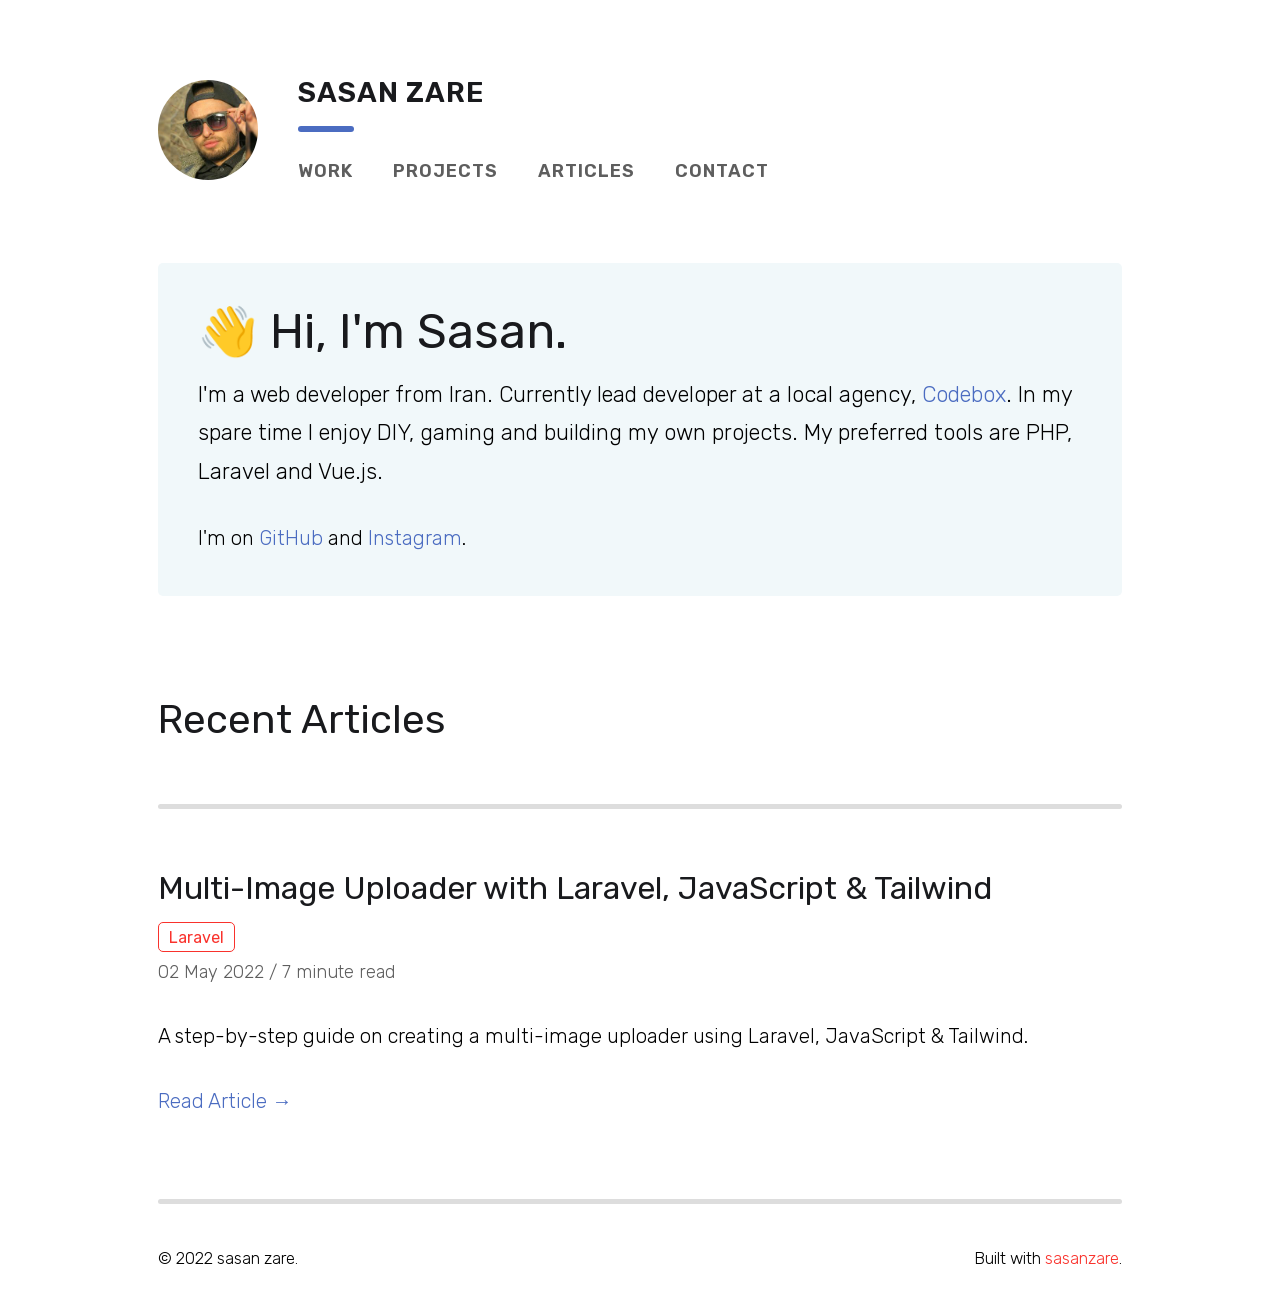
<file: public/index.html>
<!doctype html>
<html lang="en">

<head>
    <meta charset="utf-8">
    <meta name="viewport" content="width=device-width, initial-scale=1, viewport-fit=cover">
    <link href="./css/style.css" rel="stylesheet">
    <title> sasan zare</title>
</head>

<body>
    <div class="wrap">
        <header class="header">
    <div class="header__section header__section--media">
        <a class="logo" href="./index.html">
        <img width="100" height="100" src="./img/saza.jpg" alt="saza">
        </a>
    </div>

    <div class="header__section header__section--menu">
        <a class="logo" href="./index.html">
            <span class="logo__text">
                sasan zare
            </span>
        </a>

        <nav class="menu">
            <a class="menu__item " href="./work.html">
                Work
            </a>
            <a class="menu__item "
                href="./projects.html">
                Projects
            </a>
            <a class="menu__item "
                href="./articles.html">
                Articles
            </a>
            <a class="menu__item "
                href="./contact.html">
                Contact
            </a>
        </nav>
    </div>
</header>

            <section class="mb-huge">
        <div class="box wysiwyg">
            <h1>
                👋 Hi, I'm Sasan.
            </h1>

            <p class="txt-large">
                I'm a web developer from Iran. Currently lead developer at a local agency,
                <a href="https://Codebox.ir/" target="_blank" rel="noopener">Codebox</a>. In my spare time I enjoy DIY,
                gaming and building my own projects. My preferred tools are PHP, Laravel and Vue.js.
            </p>

            <p>
                I'm on <a href="https://github.com/sasanzare/" target="_blank">GitHub </a>and <a
                    href="https://www.instagram.com/sasanzare_ir/" target="_blank">Instagram</a>.
            </p>
        </div>
    </section>

    <section>
        <div class="mb-large">
            <h2>
                Recent Articles
            </h2>
        </div>
            <article class="post-preview">
            <h3 class="post-preview__title">
                <a href="./article.html">
                    Multi-Image Uploader with Laravel, JavaScript &amp; Tailwind
                </a>
            </h3>
            <p class="post-preview__meta">
                <a class="tag" href="#"
                     style="border-color: #F9322C; color: #F9322C;" >
                    Laravel
                </a>
                <br>
                02 May 2022
                /
                7 minute read
            </p>
                            <div class="post-preview__excerpt">
                    <p>
                        A step-by-step guide on creating a multi-image uploader using Laravel, JavaScript &amp; Tailwind.
                    </p>
                </div>
                        <p class="post-preview__action">
                <a href="./article.html">
                    Read Article &rarr;
                </a>
            </p>
        </article>
        </section>

        <footer class="footer">
    <div class="footer__inner">
        <p class="footer__text">
            &copy; 2022 sasan zare.
        </p>
        <p class="footer__text">
            Built with <a class="highlight-saza" href="https://sasanzare.ir/" target="_blank">sasanzare</a>.
        </p>
    </div>
</footer>
    </div>

    </body>

</html>
</file>
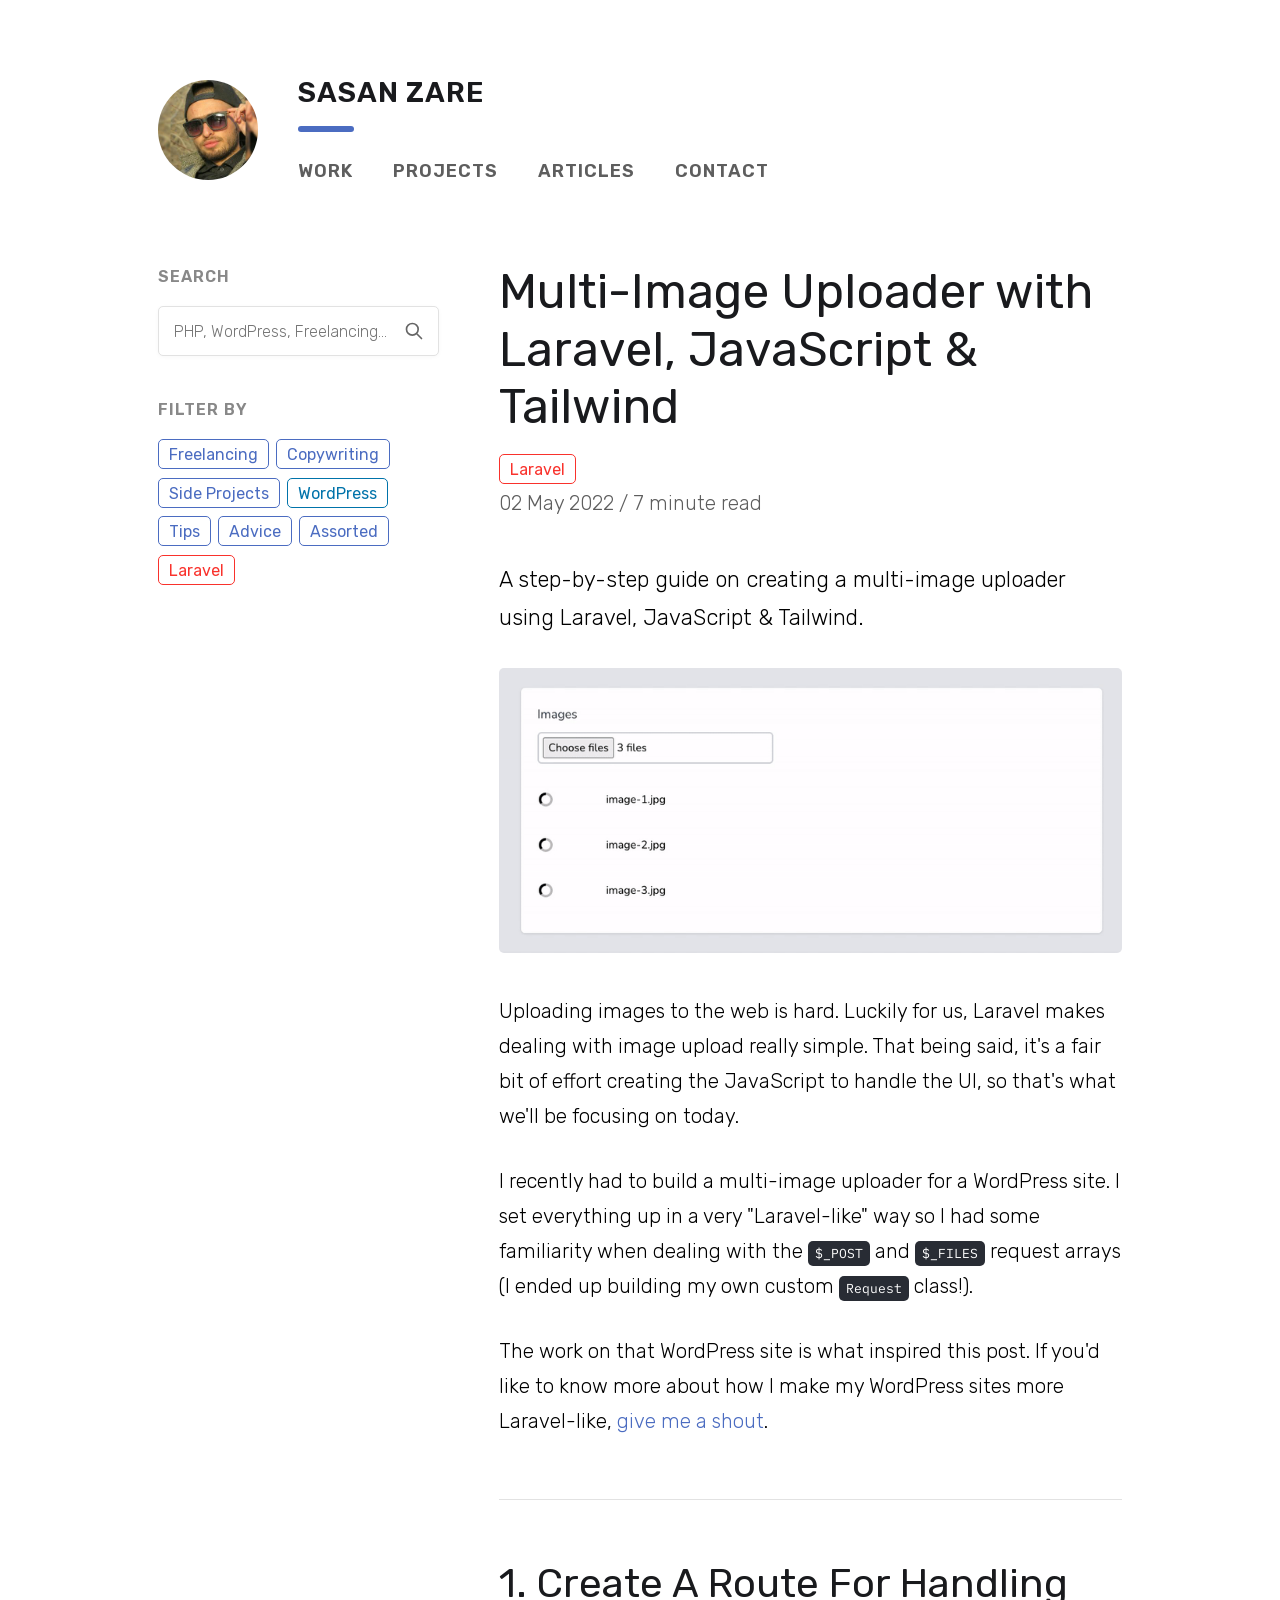
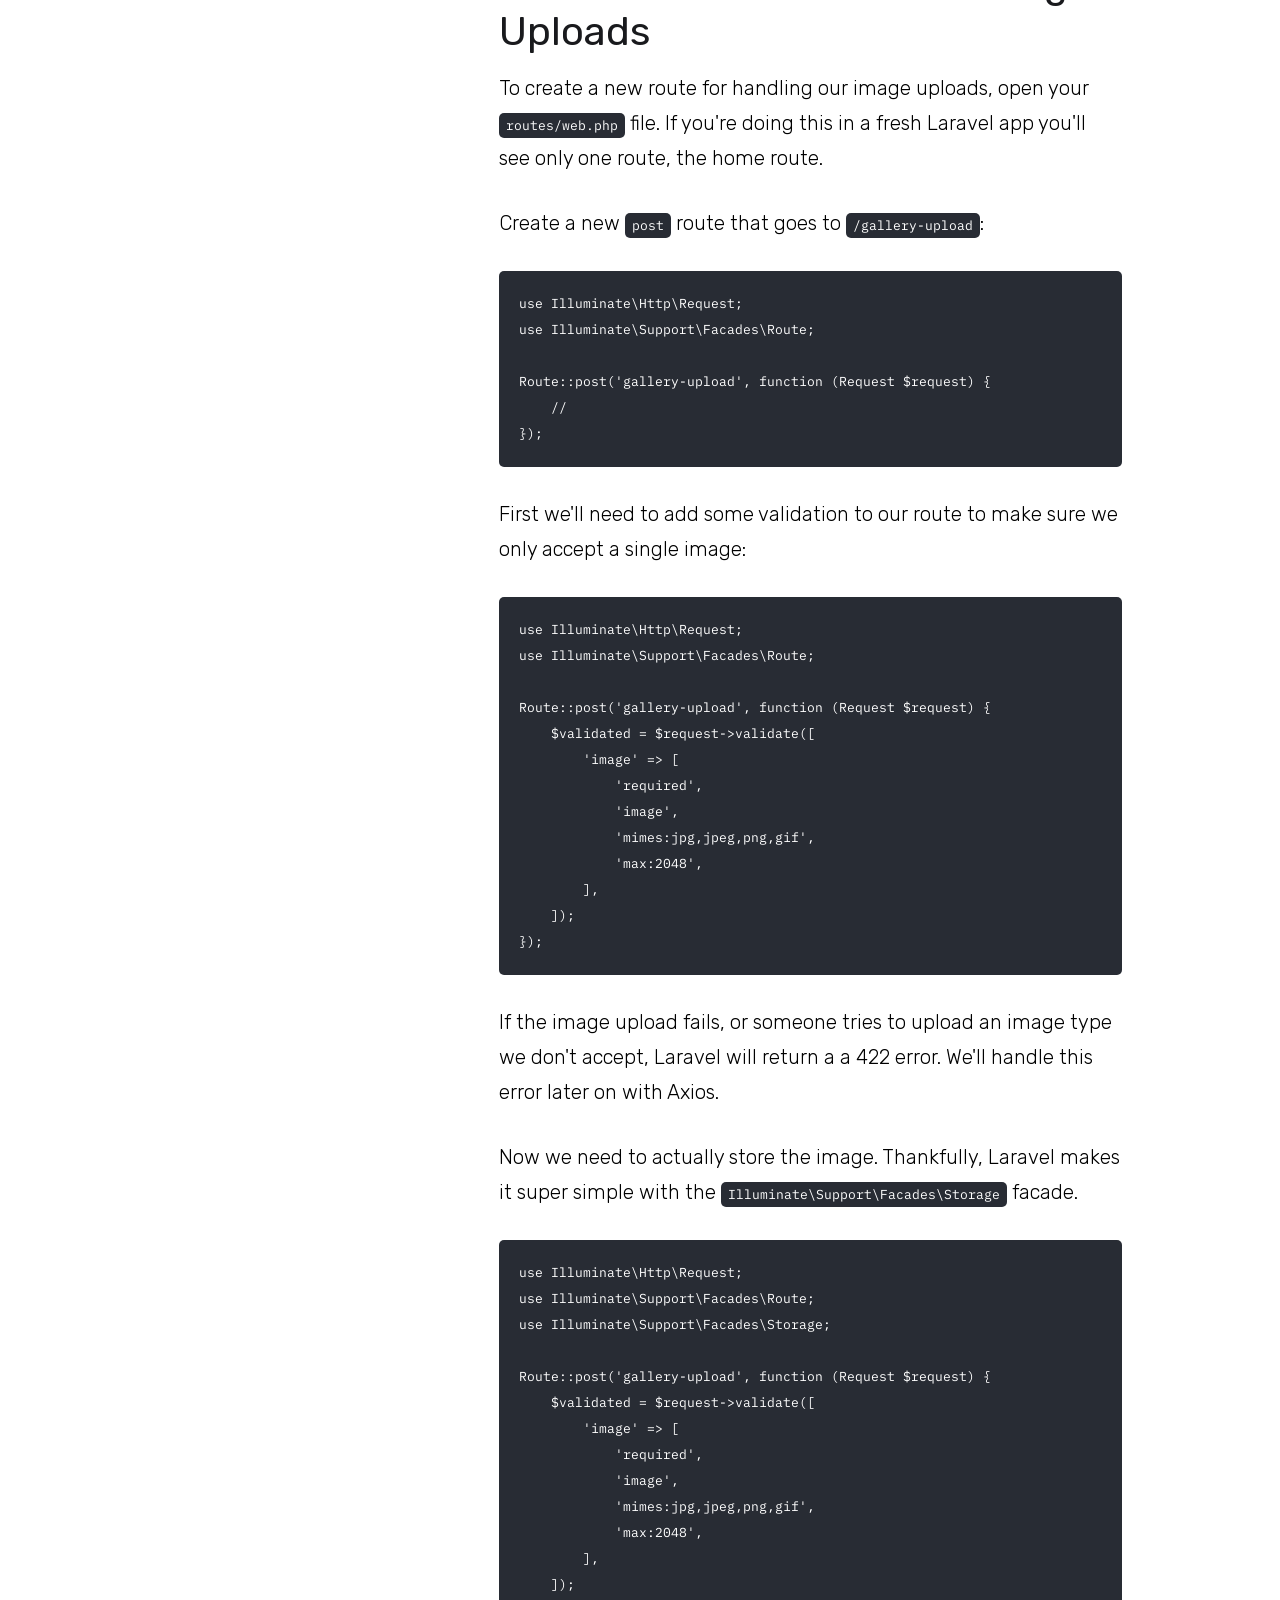
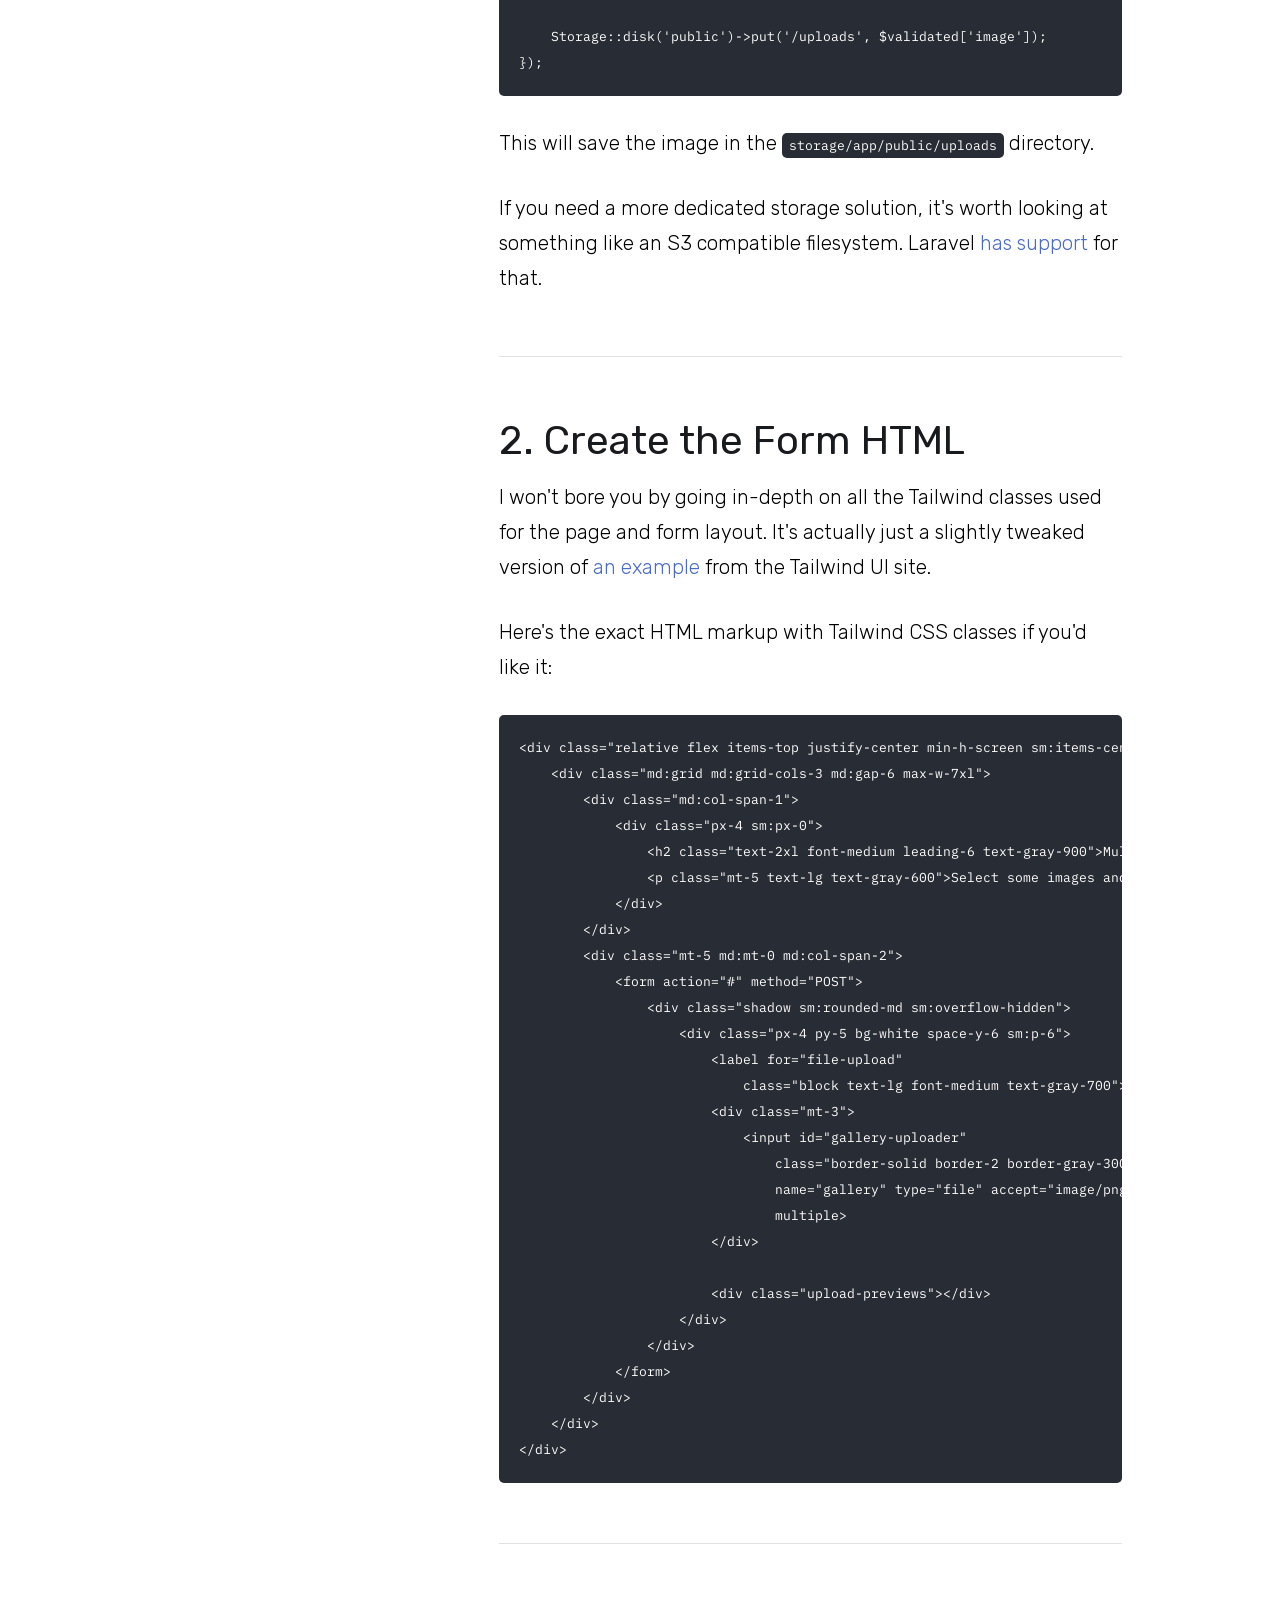
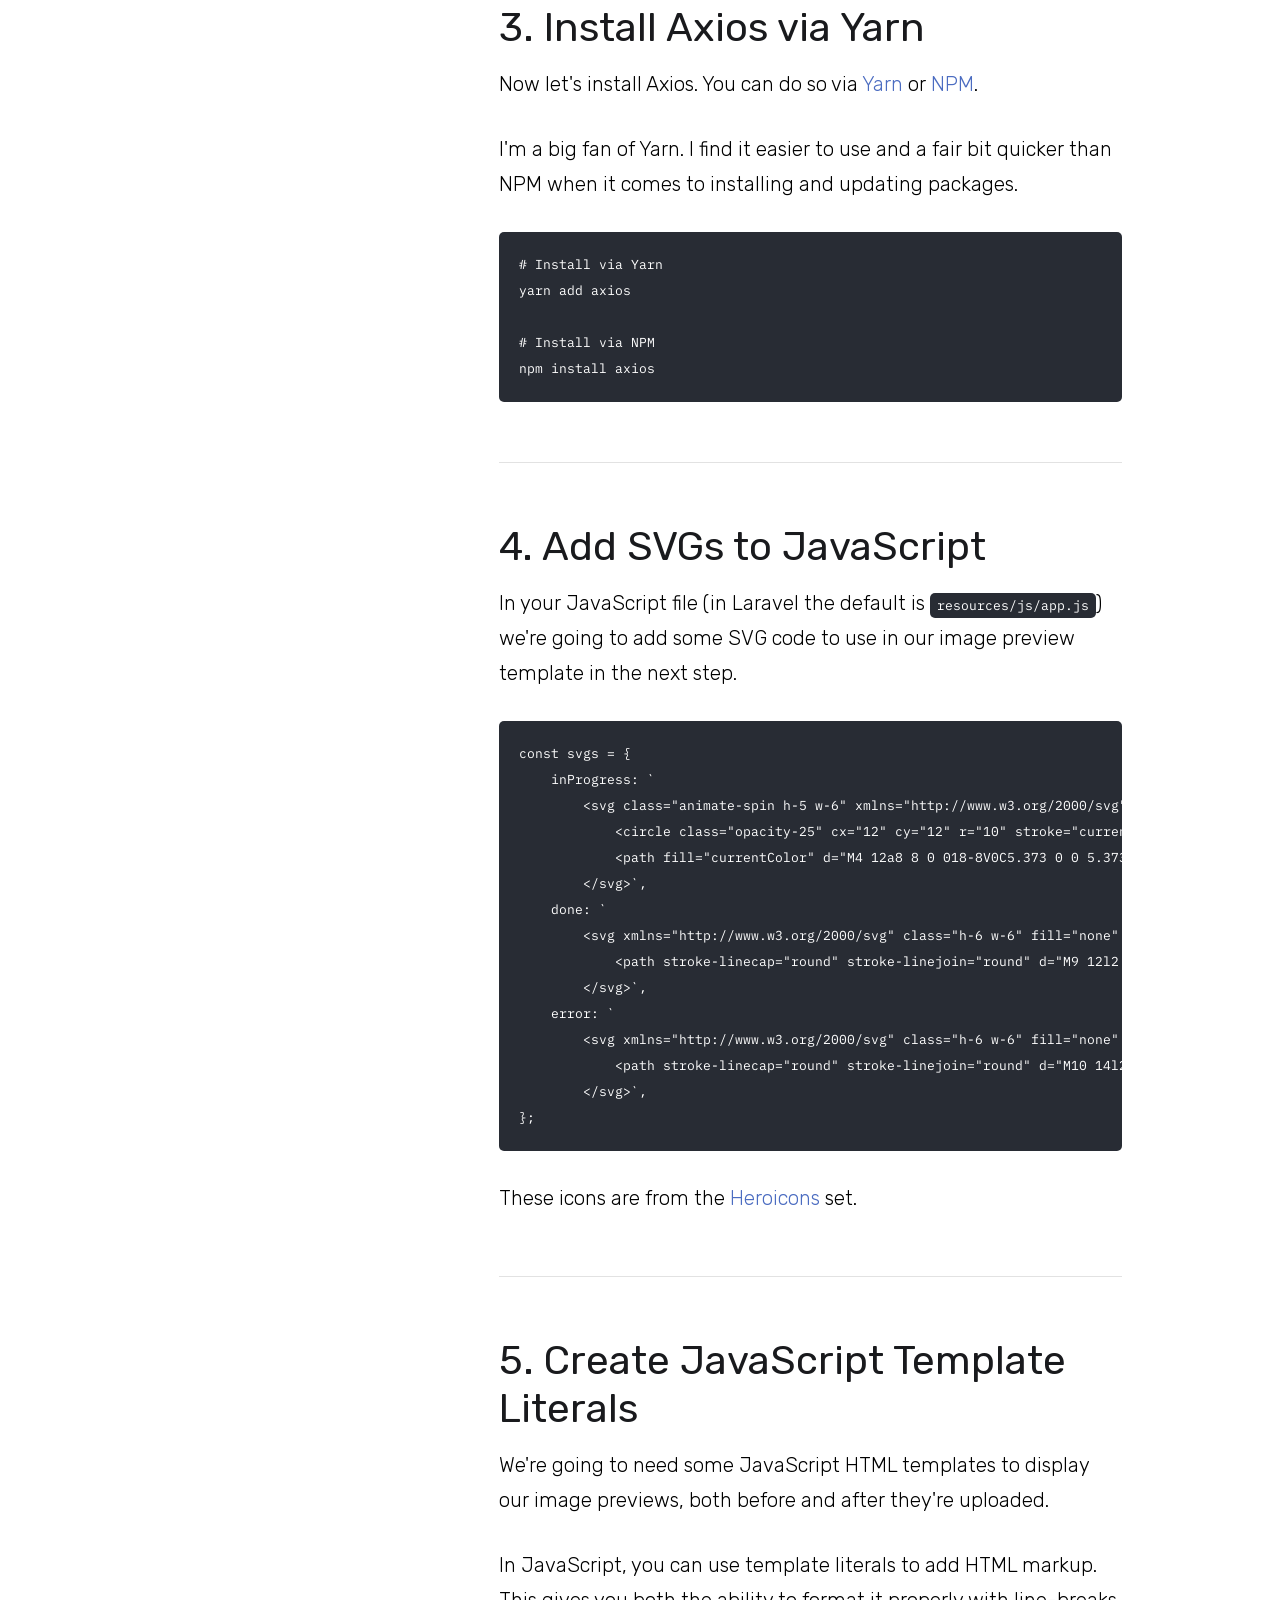
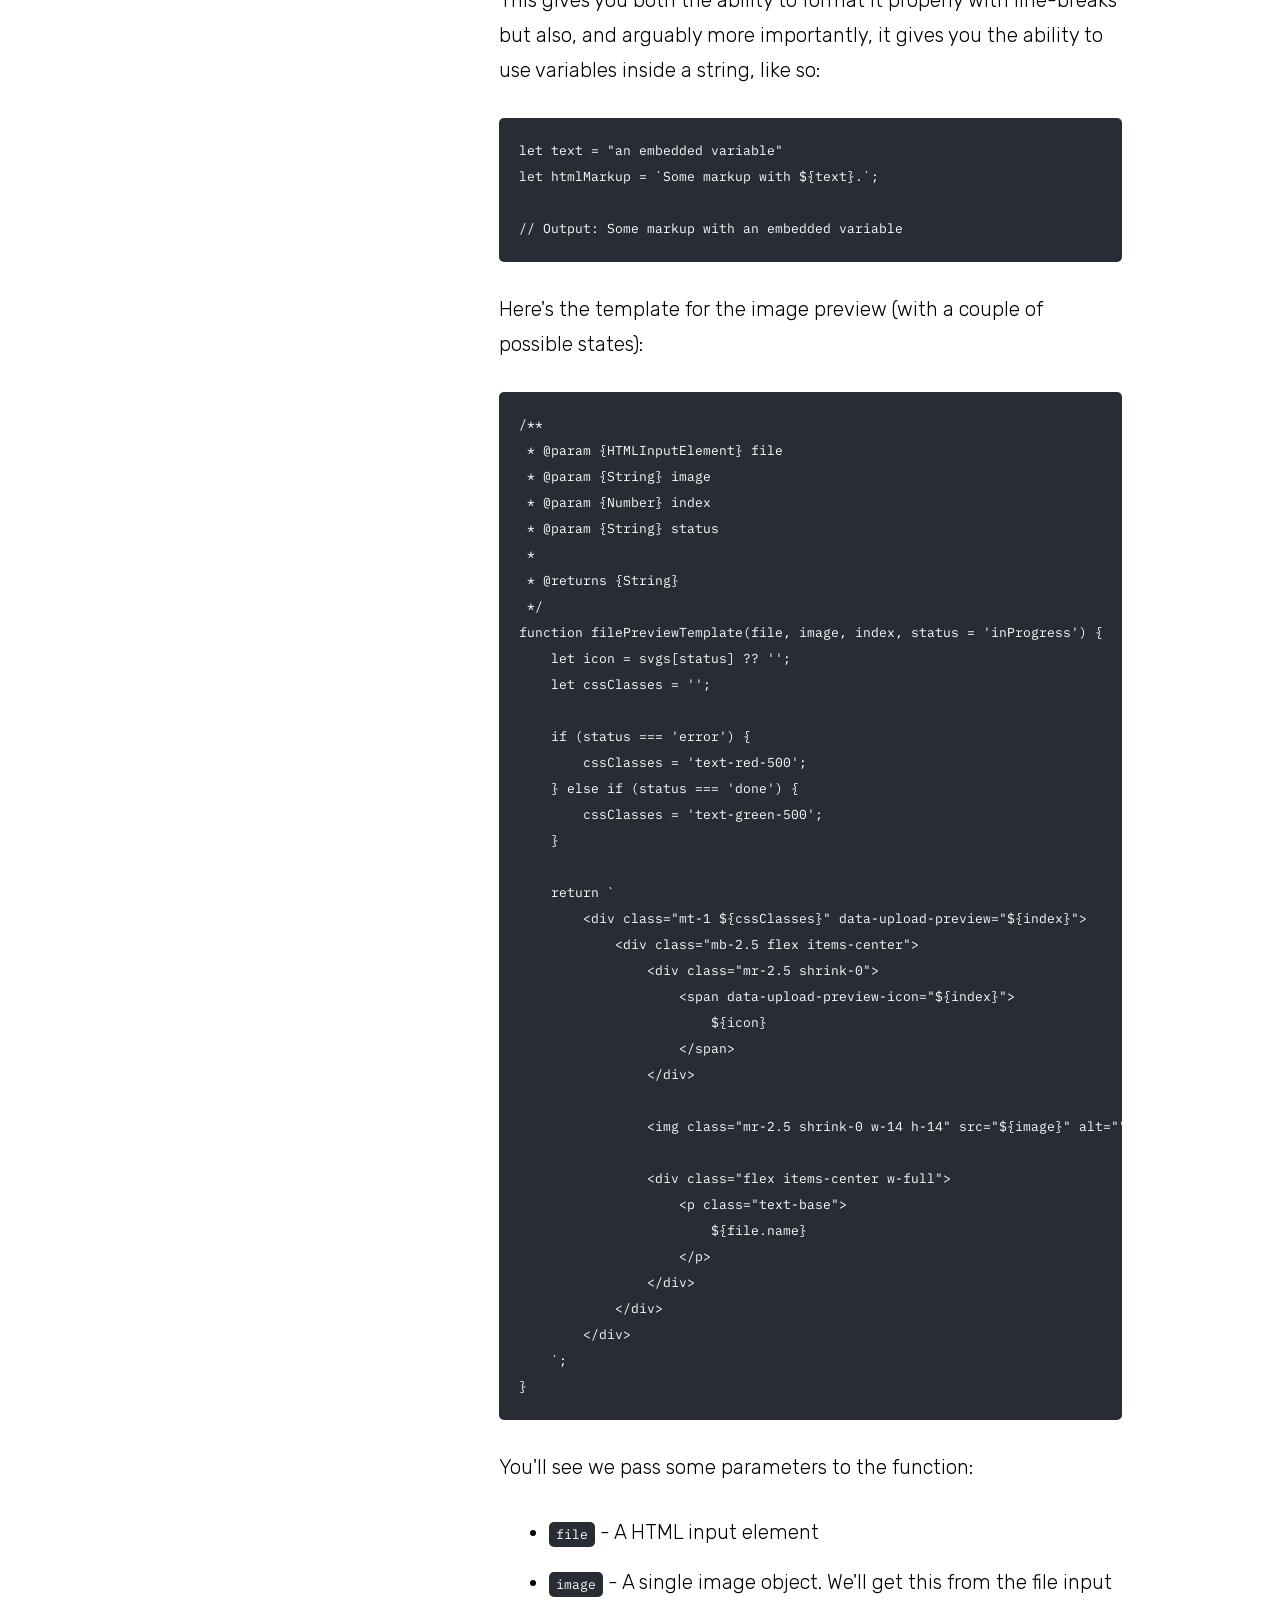
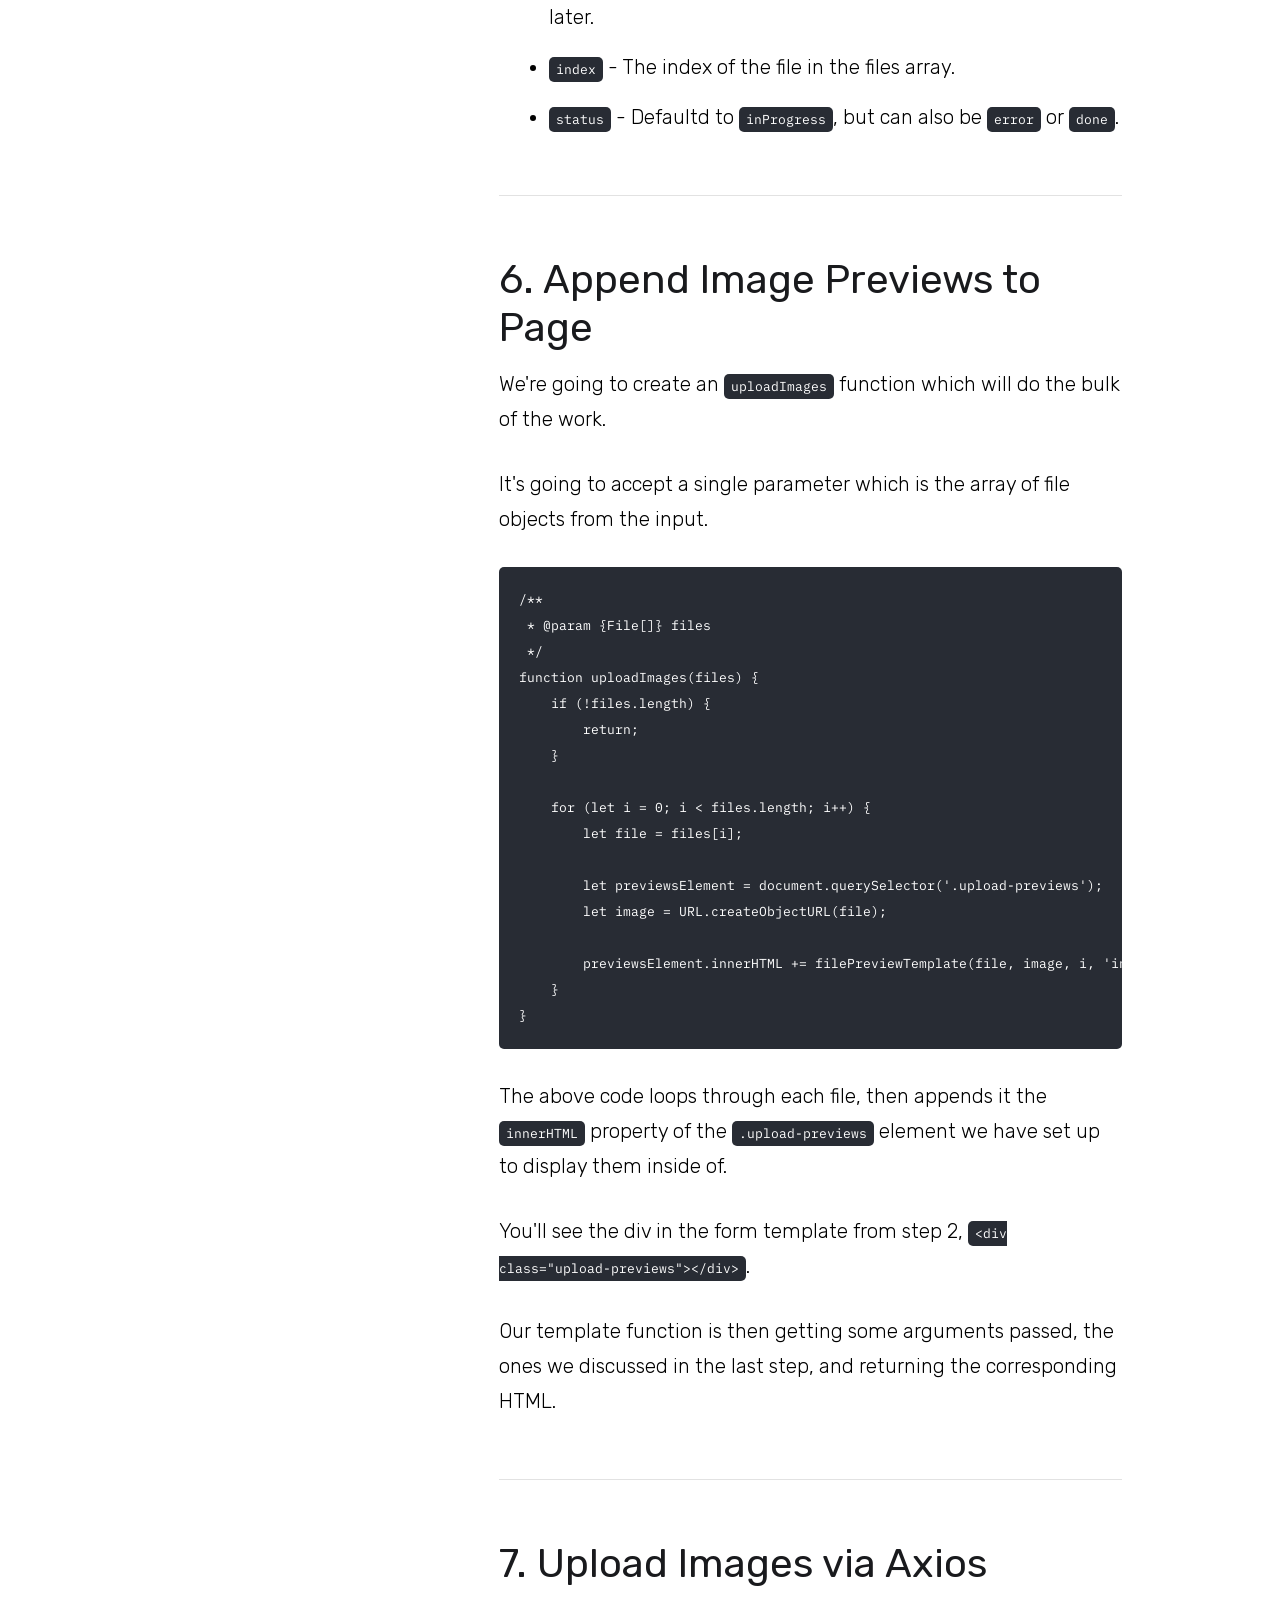
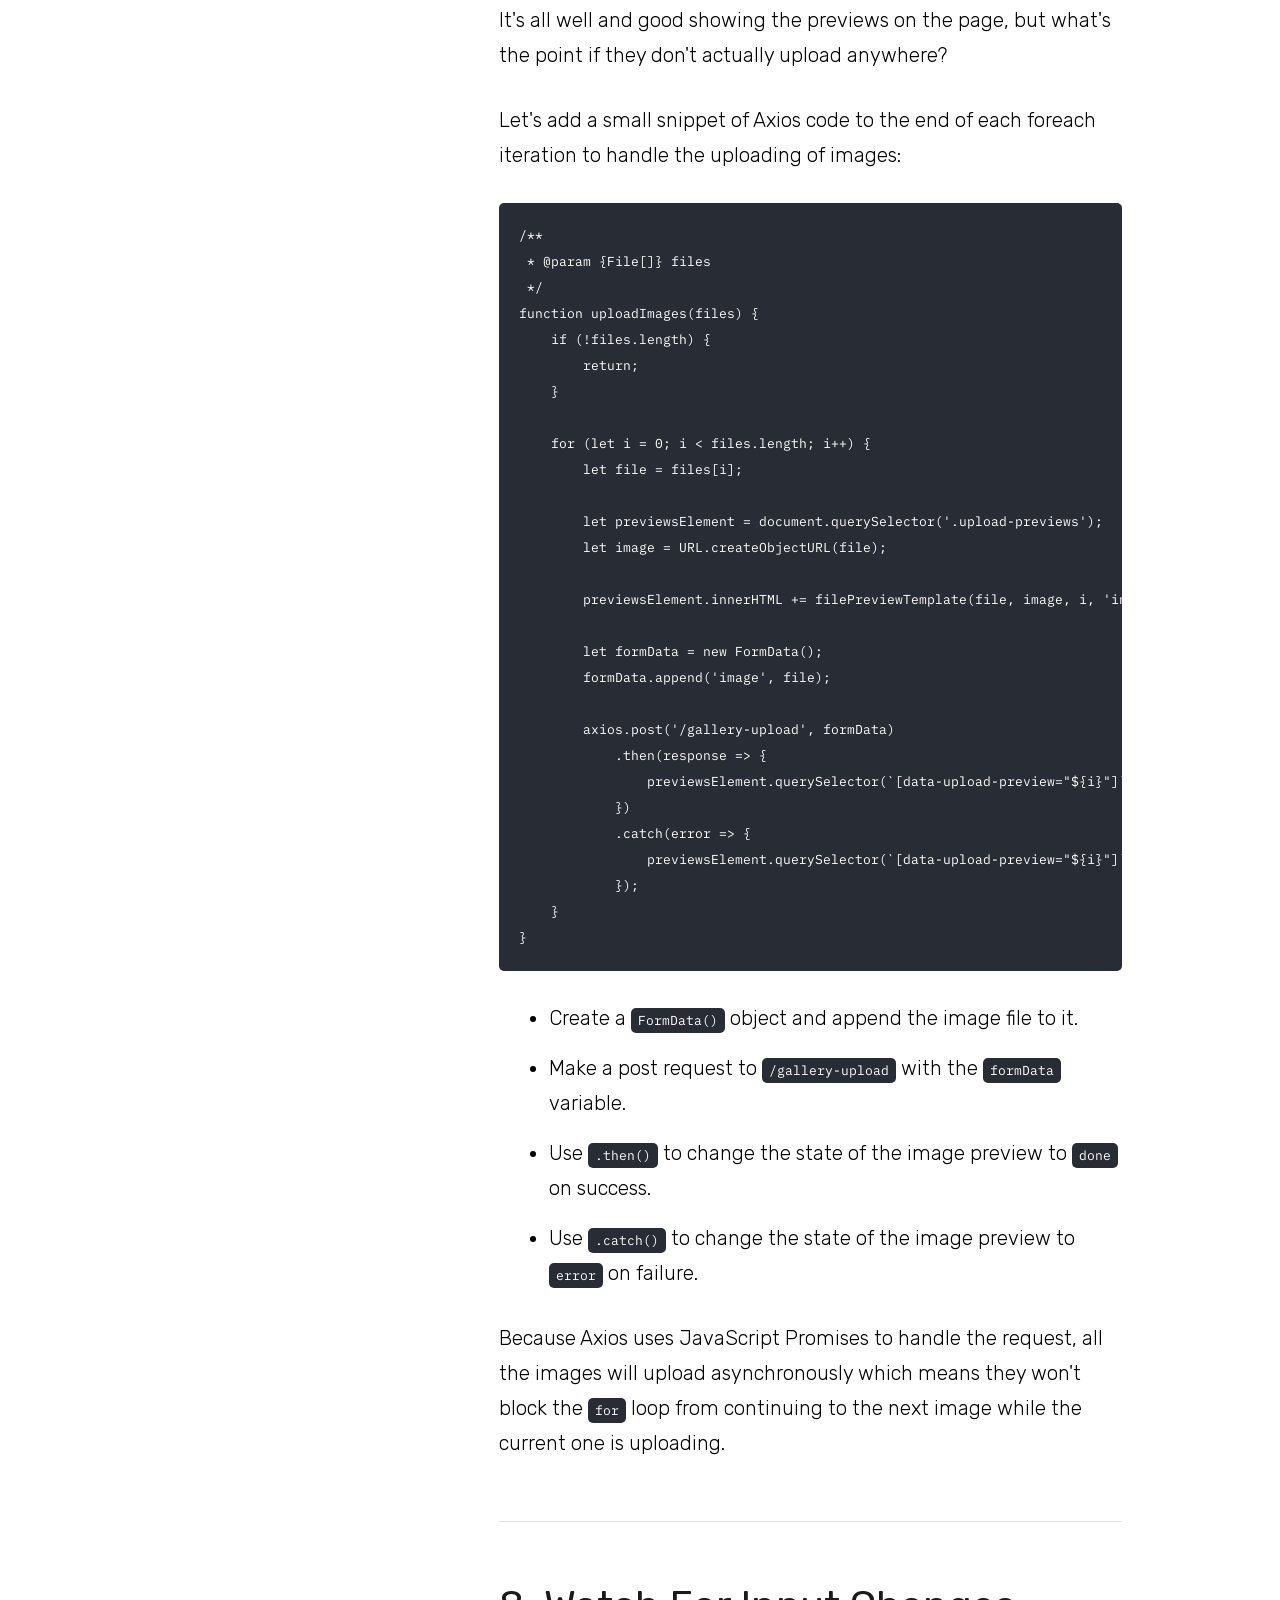
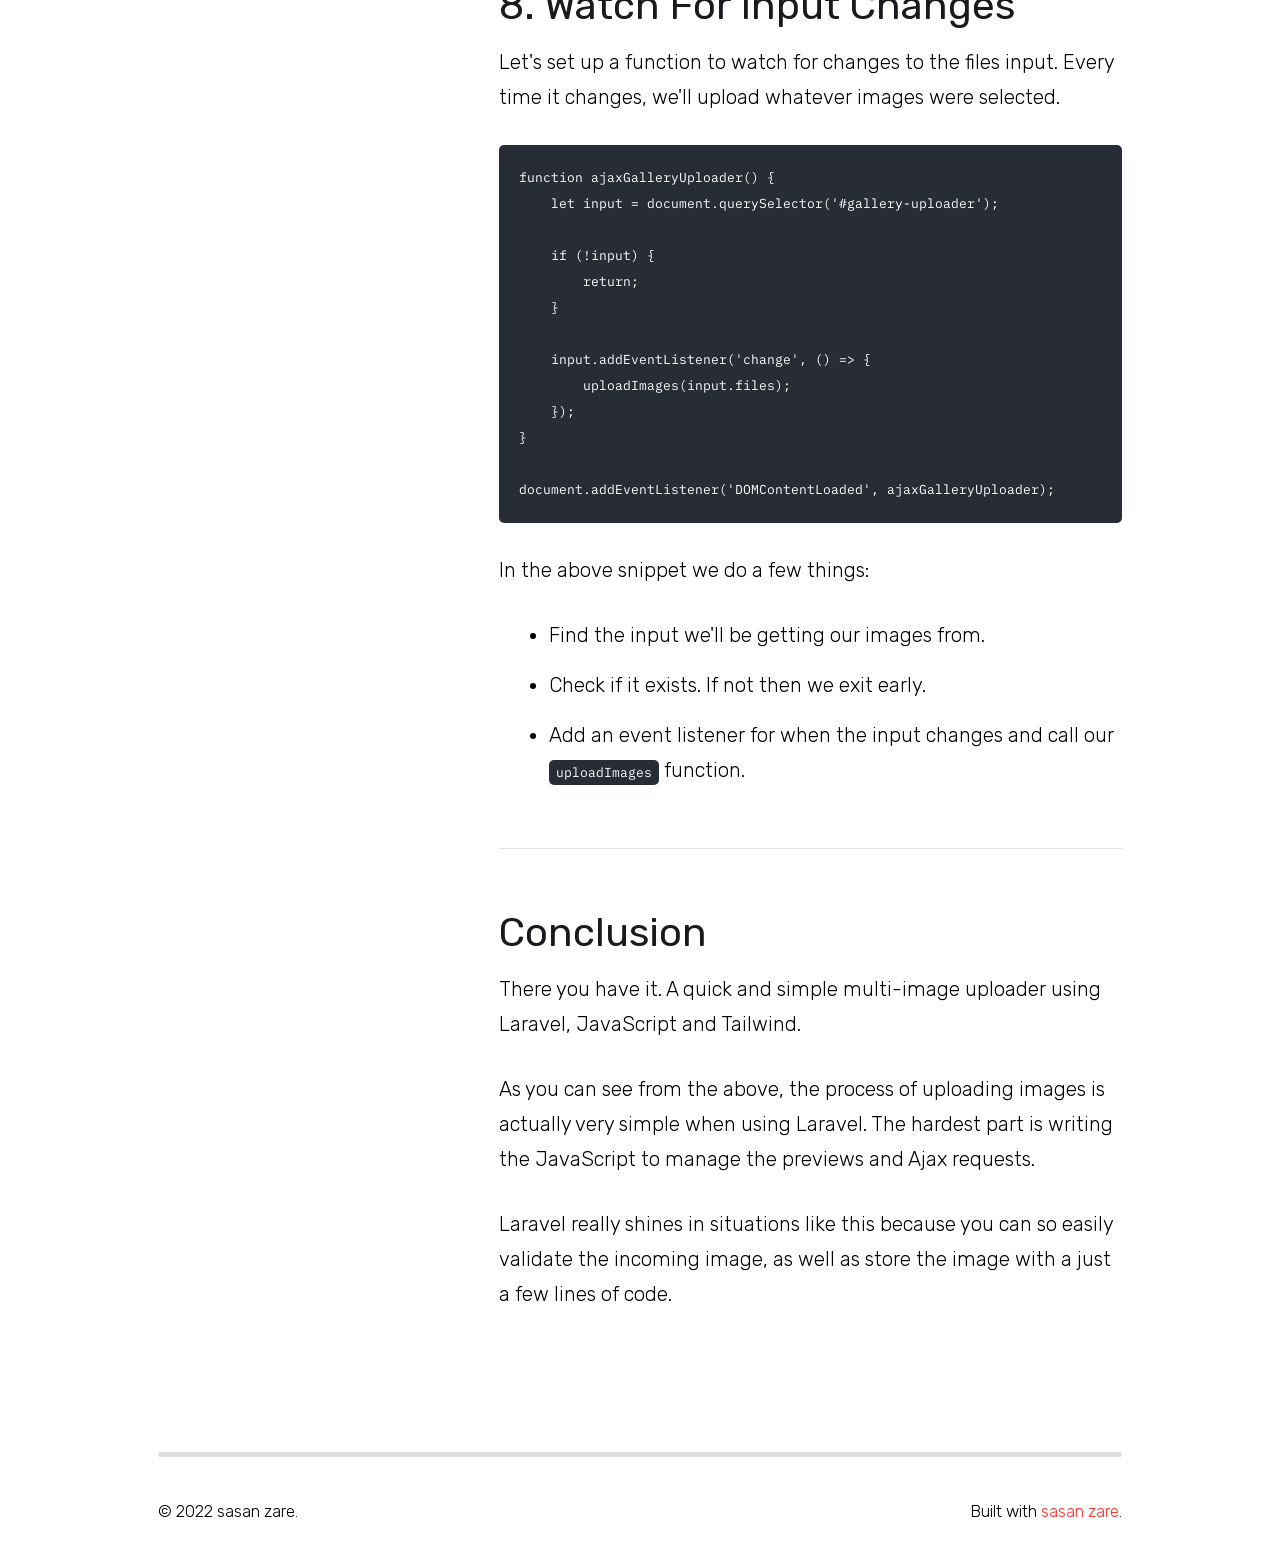
<file: public/article.html>
<!doctype html>
<html lang="en">

<head>
  <meta charset="utf-8">
  <meta name="viewport" content="width=device-width, initial-scale=1, viewport-fit=cover">
  <link href="./css/style.css" rel="stylesheet">
  <title> sasan zare</title>
</head>

<body>
    <div class="wrap">
      <header class="header">
  <div class="header__section header__section--media">
      <a class="logo" href="./index.html">
      <img width="100" height="100" src="./img/saza.jpg" alt="saza">
      </a>
  </div>

  <div class="header__section header__section--menu">
      <a class="logo" href="./index.html">
          <span class="logo__text">
              sasan zare
          </span>
      </a>

      <nav class="menu">
          <a class="menu__item " href="./work.html">
              Work
          </a>
          <a class="menu__item "
              href="./projects.html">
              Projects
          </a>
          <a class="menu__item "
              href="./articles.html">
              Articles
          </a>
          <a class="menu__item "
              href="./contact.html">
              Contact
          </a>
      </nav>
  </div>
</header>

            <section>
        <div class="grid grid--tb2-12">
            <div class="grid__column grid__column--4">
                <div class="mb-tiny">
    <p class="subheading">
        Search
    </p>
</div>

<div class="mb-medium">
    <form class="search-form" action="https://sebkay.com/articles">
        <input class="search-form__field" type="text" name="s" placeholder="PHP, WordPress, Freelancing..."
            enterkeyhint="search" value="">
        <button class="search-form__action">
            Search
        </button>
    </form>
</div>

                <div class="mb-tiny">
        <p class="subheading">
            Filter By
        </p>
    </div>

    <ul class="link-list">
                    <li class="link-list__item ">
                <a class="tag" href="#"
                    >
                    Freelancing
                </a>
            </li>
                    <li class="link-list__item ">
                <a class="tag" href="#"
                    >
                    Copywriting
                </a>
            </li>
                    <li class="link-list__item ">
                <a class="tag" href="#"
                    >
                    Side Projects
                </a>
            </li>
                    <li class="link-list__item ">
                <a class="tag" href="#"
                     style="border-color: #0073AA; color: #0073AA;" >
                    WordPress
                </a>
            </li>
                    <li class="link-list__item ">
                <a class="tag" href="#"
                    >
                    Tips
                </a>
            </li>
                    <li class="link-list__item ">
                <a class="tag" href="#"
                    >
                    Advice
                </a>
            </li>
                    <li class="link-list__item ">
                <a class="tag" href="#"
                    >
                    Assorted
                </a>
            </li>
                    <li class="link-list__item ">
                <a class="tag" href="#"
                     style="border-color: #F9322C; color: #F9322C;" >
                    Laravel
                </a>
            </li>
            </ul>
            </div>

            <div class="grid__column grid__column--8">
                <div class="mb-large">
                    <h1 class="mb-tiny">
                        Multi-Image Uploader with Laravel, JavaScript &amp; Tailwind
                    </h1>
                    <p class="mb-medium txt-fade">
                        <a class="tag" href="#"
                             style="border-color: #F9322C; color: #F9322C;" >
                            Laravel
                        </a>
                        <br>
                        02 May 2022
                        /
                        7 minute read
                    </p>
                    <p class="txt-large">
                        A step-by-step guide on creating a multi-image uploader using Laravel, JavaScript &amp; Tailwind.
                    </p>

                    <div class="wysiwyg mt-small">

<p><img src="./img/multi-image-uploader-laravel-javascript-example_mtr0qr.gif" alt="" /></p>
<p>Uploading images to the web is hard. Luckily for us, Laravel makes dealing with image upload really simple. That being said, it's a fair bit of effort creating the JavaScript to handle the UI, so that's what we'll be focusing on today.</p>
<p>I recently had to build a multi-image uploader for a WordPress site. I set everything up in a very &quot;Laravel-like&quot; way so I had some familiarity when dealing with the <code>$_POST</code> and <code>$_FILES</code> request arrays (I ended up building my own custom <code>Request</code> class!).</p>
<p>The work on that WordPress site is what inspired this post. If you'd like to know more about how I make my WordPress sites more Laravel-like, <a href="https://twitter.com/sebkaydesign">give me a shout</a>.</p>
<hr />
<h2>1. Create A Route For Handling Uploads</h2>
<p>To create a new route for handling our image uploads, open your <code>routes/web.php</code> file. If you're doing this in a fresh Laravel app you'll see only one route, the home route.</p>
<p>Create a new <code>post</code> route that goes to <code>/gallery-upload</code>:</p>
<pre><code class="language-php">use Illuminate\Http\Request;
use Illuminate\Support\Facades\Route;

Route::post('gallery-upload', function (Request $request) {
    //
});
</code></pre>
<p>First we'll need to add some validation to our route to make sure we only accept a single image:</p>
<pre><code class="language-php">use Illuminate\Http\Request;
use Illuminate\Support\Facades\Route;

Route::post('gallery-upload', function (Request $request) {
    $validated = $request-&gt;validate([
        'image' =&gt; [
            'required',
            'image',
            'mimes:jpg,jpeg,png,gif',
            'max:2048',
        ],
    ]);
});
</code></pre>
<p>If the image upload fails, or someone tries to upload an image type we don't accept, Laravel will return a a 422 error. We'll handle this error later on with Axios.</p>
<p>Now we need to actually store the image. Thankfully, Laravel makes it super simple with the <code>Illuminate\Support\Facades\Storage</code> facade.</p>
<pre><code class="language-php">use Illuminate\Http\Request;
use Illuminate\Support\Facades\Route;
use Illuminate\Support\Facades\Storage;

Route::post('gallery-upload', function (Request $request) {
    $validated = $request-&gt;validate([
        'image' =&gt; [
            'required',
            'image',
            'mimes:jpg,jpeg,png,gif',
            'max:2048',
        ],
    ]);

    Storage::disk('public')-&gt;put('/uploads', $validated['image']);
});
</code></pre>
<p>This will save the image in the <code>storage/app/public/uploads</code> directory.</p>
<p>If you need a more dedicated storage solution, it's worth looking at something like an S3 compatible filesystem. Laravel <a href="https://laravel.com/docs/9.x/filesystem#amazon-s3-compatible-filesystems">has support</a> for that.</p>
<hr />
<h2>2. Create the Form HTML</h2>
<p>I won't bore you by going in-depth on all the Tailwind classes used for the page and form layout. It's actually just a slightly tweaked version of <a href="https://tailwindui.com/components/application-ui/forms/form-layouts">an example</a> from the Tailwind UI site.</p>
<p>Here's the exact HTML markup with Tailwind CSS classes if you'd like it:</p>
<pre><code class="language-html">&lt;div class=&quot;relative flex items-top justify-center min-h-screen sm:items-center p-10 sm:pt-0&quot;&gt;
    &lt;div class=&quot;md:grid md:grid-cols-3 md:gap-6 max-w-7xl&quot;&gt;
        &lt;div class=&quot;md:col-span-1&quot;&gt;
            &lt;div class=&quot;px-4 sm:px-0&quot;&gt;
                &lt;h2 class=&quot;text-2xl font-medium leading-6 text-gray-900&quot;&gt;Multi-Image Uploader&lt;/h2&gt;
                &lt;p class=&quot;mt-5 text-lg text-gray-600&quot;&gt;Select some images and watch them upload with Axios.&lt;/p&gt;
            &lt;/div&gt;
        &lt;/div&gt;
        &lt;div class=&quot;mt-5 md:mt-0 md:col-span-2&quot;&gt;
            &lt;form action=&quot;#&quot; method=&quot;POST&quot;&gt;
                &lt;div class=&quot;shadow sm:rounded-md sm:overflow-hidden&quot;&gt;
                    &lt;div class=&quot;px-4 py-5 bg-white space-y-6 sm:p-6&quot;&gt;
                        &lt;label for=&quot;file-upload&quot;
                            class=&quot;block text-lg font-medium text-gray-700&quot;&gt;Images&lt;/label&gt;
                        &lt;div class=&quot;mt-3&quot;&gt;
                            &lt;input id=&quot;gallery-uploader&quot;
                                class=&quot;border-solid border-2 border-gray-300 rounded-md p-1.5&quot;
                                name=&quot;gallery&quot; type=&quot;file&quot; accept=&quot;image/png,image/gif,image/jpeg&quot;
                                multiple&gt;
                        &lt;/div&gt;

                        &lt;div class=&quot;upload-previews&quot;&gt;&lt;/div&gt;
                    &lt;/div&gt;
                &lt;/div&gt;
            &lt;/form&gt;
        &lt;/div&gt;
    &lt;/div&gt;
&lt;/div&gt;
</code></pre>
<hr />
<h2>3. Install Axios via Yarn</h2>
<p>Now let's install Axios. You can do so via <a href="https://yarnpkg.com/">Yarn</a> or <a href="https://www.npmjs.com/">NPM</a>.</p>
<p>I'm a big fan of Yarn. I find it easier to use and a fair bit quicker than NPM when it comes to installing and updating packages.</p>
<pre><code class="language-bash"># Install via Yarn
yarn add axios

# Install via NPM
npm install axios
</code></pre>
<hr />
<h2>4. Add SVGs to JavaScript</h2>
<p>In your JavaScript file (in Laravel the default is <code>resources/js/app.js</code>) we're going to add some SVG code to use in our image preview template in the next step.</p>
<pre><code class="language-javascript">const svgs = {
    inProgress: `
        &lt;svg class=&quot;animate-spin h-5 w-6&quot; xmlns=&quot;http://www.w3.org/2000/svg&quot; fill=&quot;none&quot; viewBox=&quot;0 0 24 24&quot;&gt;
            &lt;circle class=&quot;opacity-25&quot; cx=&quot;12&quot; cy=&quot;12&quot; r=&quot;10&quot; stroke=&quot;currentColor&quot; stroke-width=&quot;4&quot;&gt;&lt;/circle&gt;
            &lt;path fill=&quot;currentColor&quot; d=&quot;M4 12a8 8 0 018-8V0C5.373 0 0 5.373 0 12h4zm2 5.291A7.962 7.962 0 014 12H0c0 3.042 1.135 5.824 3 7.938l3-2.647z&quot;&gt;&lt;/path&gt;
        &lt;/svg&gt;`,
    done: `
        &lt;svg xmlns=&quot;http://www.w3.org/2000/svg&quot; class=&quot;h-6 w-6&quot; fill=&quot;none&quot; viewBox=&quot;0 0 24 24&quot; stroke=&quot;currentColor&quot; stroke-width=&quot;2&quot;&gt;
            &lt;path stroke-linecap=&quot;round&quot; stroke-linejoin=&quot;round&quot; d=&quot;M9 12l2 2 4-4m6 2a9 9 0 11-18 0 9 9 0 0118 0z&quot; /&gt;
        &lt;/svg&gt;`,
    error: `
        &lt;svg xmlns=&quot;http://www.w3.org/2000/svg&quot; class=&quot;h-6 w-6&quot; fill=&quot;none&quot; viewBox=&quot;0 0 24 24&quot; stroke=&quot;currentColor&quot; stroke-width=&quot;2&quot;&gt;
            &lt;path stroke-linecap=&quot;round&quot; stroke-linejoin=&quot;round&quot; d=&quot;M10 14l2-2m0 0l2-2m-2 2l-2-2m2 2l2 2m7-2a9 9 0 11-18 0 9 9 0 0118 0z&quot; /&gt;
        &lt;/svg&gt;`,
};
</code></pre>
<p>These icons are from the <a href="https://heroicons.com/">Heroicons</a> set.</p>
<hr />
<h2>5. Create JavaScript Template Literals</h2>
<p>We're going to need some JavaScript HTML templates to display our image previews, both before and after they're uploaded.</p>
<p>In JavaScript, you can use template literals to add HTML markup. This gives you both the ability to format it properly with line-breaks but also, and arguably more importantly, it gives you the ability to use variables inside a string, like so:</p>
<pre><code class="language-javascript">let text = &quot;an embedded variable&quot;
let htmlMarkup = `Some markup with ${text}.`;

// Output: Some markup with an embedded variable
</code></pre>
<p>Here's the template for the image preview (with a couple of possible states):</p>
<pre><code class="language-javascript">/**
 * @param {HTMLInputElement} file
 * @param {String} image
 * @param {Number} index
 * @param {String} status
 *
 * @returns {String}
 */
function filePreviewTemplate(file, image, index, status = 'inProgress') {
    let icon = svgs[status] ?? '';
    let cssClasses = '';

    if (status === 'error') {
        cssClasses = 'text-red-500';
    } else if (status === 'done') {
        cssClasses = 'text-green-500';
    }

    return `
        &lt;div class=&quot;mt-1 ${cssClasses}&quot; data-upload-preview=&quot;${index}&quot;&gt;
            &lt;div class=&quot;mb-2.5 flex items-center&quot;&gt;
                &lt;div class=&quot;mr-2.5 shrink-0&quot;&gt;
                    &lt;span data-upload-preview-icon=&quot;${index}&quot;&gt;
                        ${icon}
                    &lt;/span&gt;
                &lt;/div&gt;

                &lt;img class=&quot;mr-2.5 shrink-0 w-14 h-14&quot; src=&quot;${image}&quot; alt=&quot;&quot;&gt;

                &lt;div class=&quot;flex items-center w-full&quot;&gt;
                    &lt;p class=&quot;text-base&quot;&gt;
                        ${file.name}
                    &lt;/p&gt;
                &lt;/div&gt;
            &lt;/div&gt;
        &lt;/div&gt;
    `;
}
</code></pre>
<p>You'll see we pass some parameters to the function:</p>
<ul>
<li>
<code>file</code> - A HTML input element</li>
<li>
<code>image</code> - A single image object. We'll get this from the file input later.</li>
<li>
<code>index</code> - The index of the file in the files array.</li>
<li>
<code>status</code> - Defaultd to <code>inProgress</code>, but can also be <code>error</code> or <code>done</code>.</li>
</ul>
<hr />
<h2>6. Append Image Previews to Page</h2>
<p>We're going to create an <code>uploadImages</code> function which will do the bulk of the work.</p>
<p>It's going to accept a single parameter which is the array of file objects from the input.</p>
<pre><code class="language-javascript">/**
 * @param {File[]} files
 */
function uploadImages(files) {
    if (!files.length) {
        return;
    }

    for (let i = 0; i &lt; files.length; i++) {
        let file = files[i];

        let previewsElement = document.querySelector('.upload-previews');
        let image = URL.createObjectURL(file);

        previewsElement.innerHTML += filePreviewTemplate(file, image, i, 'inProgress');
    }
}
</code></pre>
<p>The above code loops through each file, then appends it the <code>innerHTML</code> property of the <code>.upload-previews</code> element we have set up to display them inside of.</p>
<p>You'll see the div in the form template from step 2, <code>&lt;div class=&quot;upload-previews&quot;&gt;&lt;/div&gt;</code>.</p>
<p>Our template function is then getting some arguments passed, the ones we discussed in the last step, and returning the corresponding HTML.</p>
<hr />
<h2>7. Upload Images via Axios</h2>
<p>It's all well and good showing the previews on the page, but what's the point if they don't actually upload anywhere?</p>
<p>Let's add a small snippet of Axios code to the end of each foreach iteration to handle the uploading of images:</p>
<pre><code class="language-javascript">/**
 * @param {File[]} files
 */
function uploadImages(files) {
    if (!files.length) {
        return;
    }

    for (let i = 0; i &lt; files.length; i++) {
        let file = files[i];

        let previewsElement = document.querySelector('.upload-previews');
        let image = URL.createObjectURL(file);

        previewsElement.innerHTML += filePreviewTemplate(file, image, i, 'inProgress');

        let formData = new FormData();
        formData.append('image', file);

        axios.post('/gallery-upload', formData)
            .then(response =&gt; {
                previewsElement.querySelector(`[data-upload-preview=&quot;${i}&quot;]`).innerHTML = filePreviewTemplate(file, image, i, 'done');
            })
            .catch(error =&gt; {
                previewsElement.querySelector(`[data-upload-preview=&quot;${i}&quot;]`).innerHTML = filePreviewTemplate(file, image, i, 'error');
            });
    }
}
</code></pre>
<ul>
<li>Create a <code>FormData()</code> object and append the image file to it.</li>
<li>Make a post request to <code>/gallery-upload</code> with the <code>formData</code> variable.</li>
<li>Use <code>.then()</code> to change the state of the image preview to <code>done</code> on success.</li>
<li>Use <code>.catch()</code> to change the state of the image preview to <code>error</code> on failure.</li>
</ul>
<p>Because Axios uses JavaScript Promises to handle the request, all the images will upload asynchronously which means they won't block the <code>for</code> loop from continuing to the next image while the current one is uploading.</p>
<hr />
<h2>8. Watch For Input Changes</h2>
<p>Let's set up a function to watch for changes to the files input. Every time it changes, we'll upload whatever images were selected.</p>
<pre><code class="language-javascript">function ajaxGalleryUploader() {
    let input = document.querySelector('#gallery-uploader');

    if (!input) {
        return;
    }

    input.addEventListener('change', () =&gt; {
        uploadImages(input.files);
    });
}

document.addEventListener('DOMContentLoaded', ajaxGalleryUploader);
</code></pre>
<p>In the above snippet we do a few things:</p>
<ul>
<li>Find the input we'll be getting our images from.</li>
<li>Check if it exists. If not then we exit early.</li>
<li>Add an event listener for when the input changes and call our <code>uploadImages</code> function.</li>
</ul>
<hr />
<h2>Conclusion</h2>
<p>There you have it. A quick and simple multi-image uploader using Laravel, JavaScript and Tailwind.</p>
<p>As you can see from the above, the process of uploading images is actually very simple when using Laravel. The hardest part is writing the JavaScript to manage the previews and Ajax requests.</p>
<p>Laravel really shines in situations like this because you can so easily validate the incoming image, as well as store the image with a just a few lines of code.</p>

                    </div>
                </div>
            </div>
        </div>
    </section>
    <footer class="footer">
<div class="footer__inner">
    <p class="footer__text">
        &copy; 2022 sasan zare.
    </p>
    <p class="footer__text">
        Built with <a class="highlight-saza" href="https://sasanzare.ir/" target="_blank">sasan zare</a>.
    </p>
</div>
</footer>
</div>
    </body>

</html>
</file>
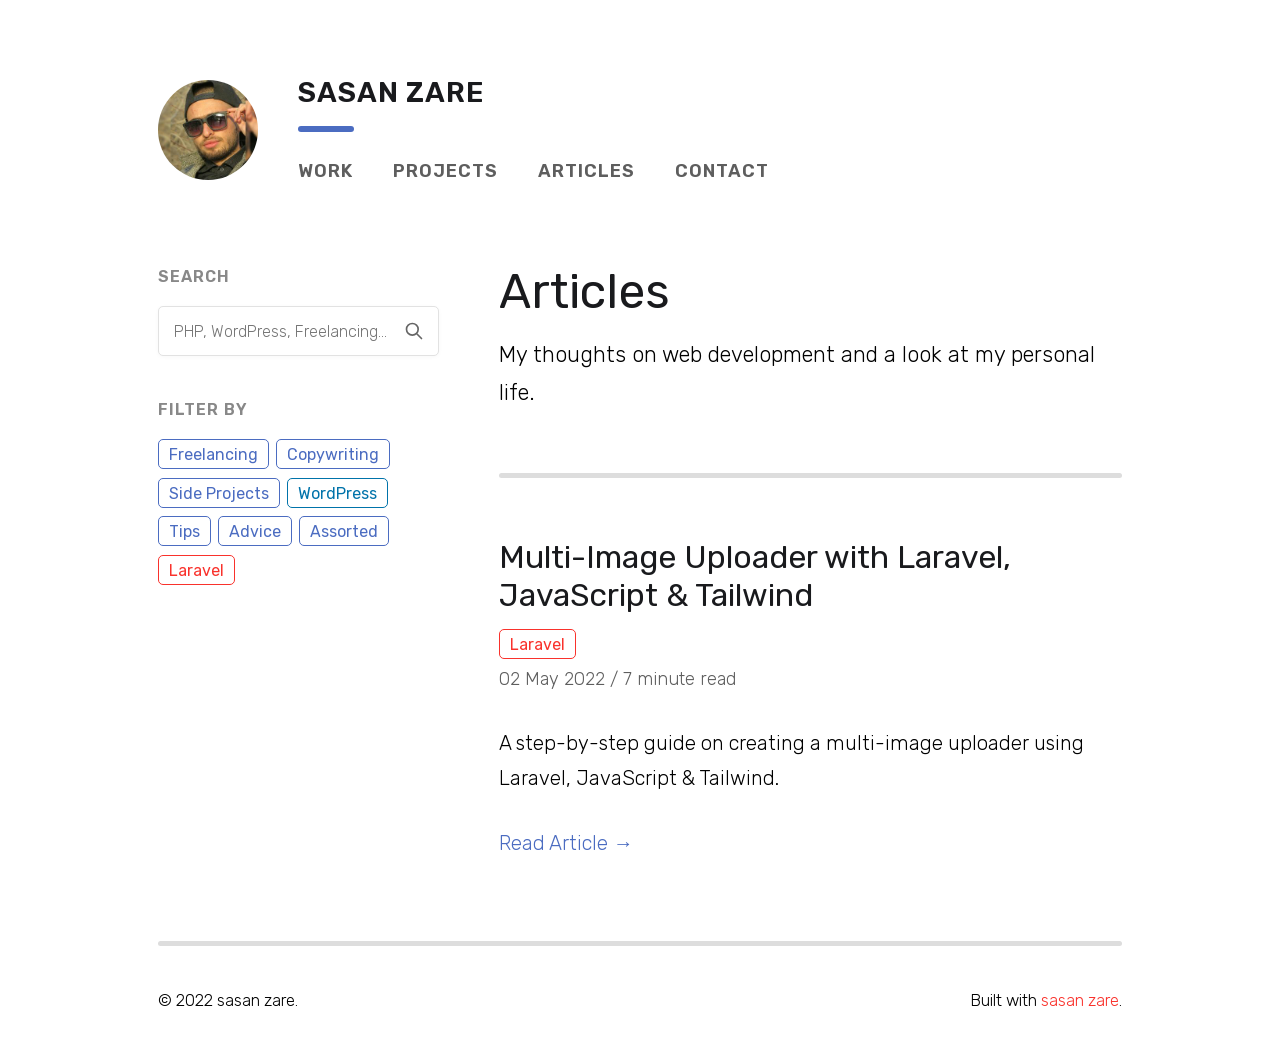
<file: public/articles.html>
<!doctype html>
<html lang="en">

<head>
  <meta charset="utf-8">
  <meta name="viewport" content="width=device-width, initial-scale=1, viewport-fit=cover">
  <link href="./css/style.css" rel="stylesheet">
  <title> sasan zare</title>
</head>

<body>
    <div class="wrap">
      <header class="header">
  <div class="header__section header__section--media">
      <a class="logo" href="./index.html">
      <img width="100" height="100" src="./img/saza.jpg" alt="saza">
      </a>
  </div>

  <div class="header__section header__section--menu">
      <a class="logo" href="./index.html">
          <span class="logo__text">
              sasan zare
          </span>
      </a>

      <nav class="menu">
          <a class="menu__item " href="./work.html">
              Work
          </a>
          <a class="menu__item "
              href="./projects.html">
              Projects
          </a>
          <a class="menu__item "
              href="./articles.html">
              Articles
          </a>
          <a class="menu__item "
              href="./contact.html">
              Contact
          </a>
      </nav>
  </div>
</header>

            <section>
        <div class="grid grid--tb2-12">
            <div class="grid__column grid__column--4">
                <div class="mb-tiny">
    <p class="subheading">
        Search
    </p>
</div>

<div class="mb-medium">
    <form class="search-form" action="https://sebkay.com/articles">
        <input class="search-form__field" type="text" name="s" placeholder="PHP, WordPress, Freelancing..."
            enterkeyhint="search" value="">
        <button class="search-form__action">
            Search
        </button>
    </form>
</div>

                <div class="mb-tiny">
        <p class="subheading">
            Filter By
        </p>
    </div>

    <ul class="link-list">
                    <li class="link-list__item ">
                <a class="tag" href="#"
                    >
                    Freelancing
                </a>
            </li>
                    <li class="link-list__item ">
                <a class="tag" href="#"
                    >
                    Copywriting
                </a>
            </li>
                    <li class="link-list__item ">
                <a class="tag" href="#"
                    >
                    Side Projects
                </a>
            </li>
                    <li class="link-list__item ">
                <a class="tag" href="#"
                     style="border-color: #0073AA; color: #0073AA;" >
                    WordPress
                </a>
            </li>
                    <li class="link-list__item ">
                <a class="tag" href="#"
                    >
                    Tips
                </a>
            </li>
                    <li class="link-list__item ">
                <a class="tag" href="#"
                    >
                    Advice
                </a>
            </li>
                    <li class="link-list__item ">
                <a class="tag" href="#"
                    >
                    Assorted
                </a>
            </li>
                    <li class="link-list__item ">
                <a class="tag" href="#"
                     style="border-color: #F9322C; color: #F9322C;" >
                    Laravel
                </a>
            </li>
            </ul>
            </div>

            <div class="grid__column grid__column--8">
                <div class="mb-large">
                    <h1 class="mb-tiny">
                        Articles
                    </h1>
                                            <p class="txt-large">
                            My thoughts on web development and a look at my personal life.
                        </p>
                                    </div>

                                    <article class="post-preview">
                                    <h3 class="post-preview__title">
                                        <a href="./article.html">
                                            Multi-Image Uploader with Laravel, JavaScript &amp; Tailwind
                                        </a>
                                    </h3>
                                    <p class="post-preview__meta">
                                        <a class="tag" href="#"
                                             style="border-color: #F9322C; color: #F9322C;" >
                                            Laravel
                                        </a>
                                        <br>
                                        02 May 2022
                                        /
                                        7 minute read
                                    </p>
                                                    <div class="post-preview__excerpt">
                                            <p>
                                                A step-by-step guide on creating a multi-image uploader using Laravel, JavaScript &amp; Tailwind.
                                            </p>
                                        </div>
                                                <p class="post-preview__action">
                                        <a href="./article.html">
                                            Read Article &rarr;
                                        </a>
                                    </p>
                                </article>

                </div>
        </div>
    </section>



              <footer class="footer">
          <div class="footer__inner">
              <p class="footer__text">
                  &copy; 2022 sasan zare.
              </p>
              <p class="footer__text">
                  Built with <a class="highlight-saza" href="https://sasanzare.ir/" target="_blank">sasan zare</a>.
              </p>
          </div>
      </footer>
          </div>
    </body>

</html>
</file>
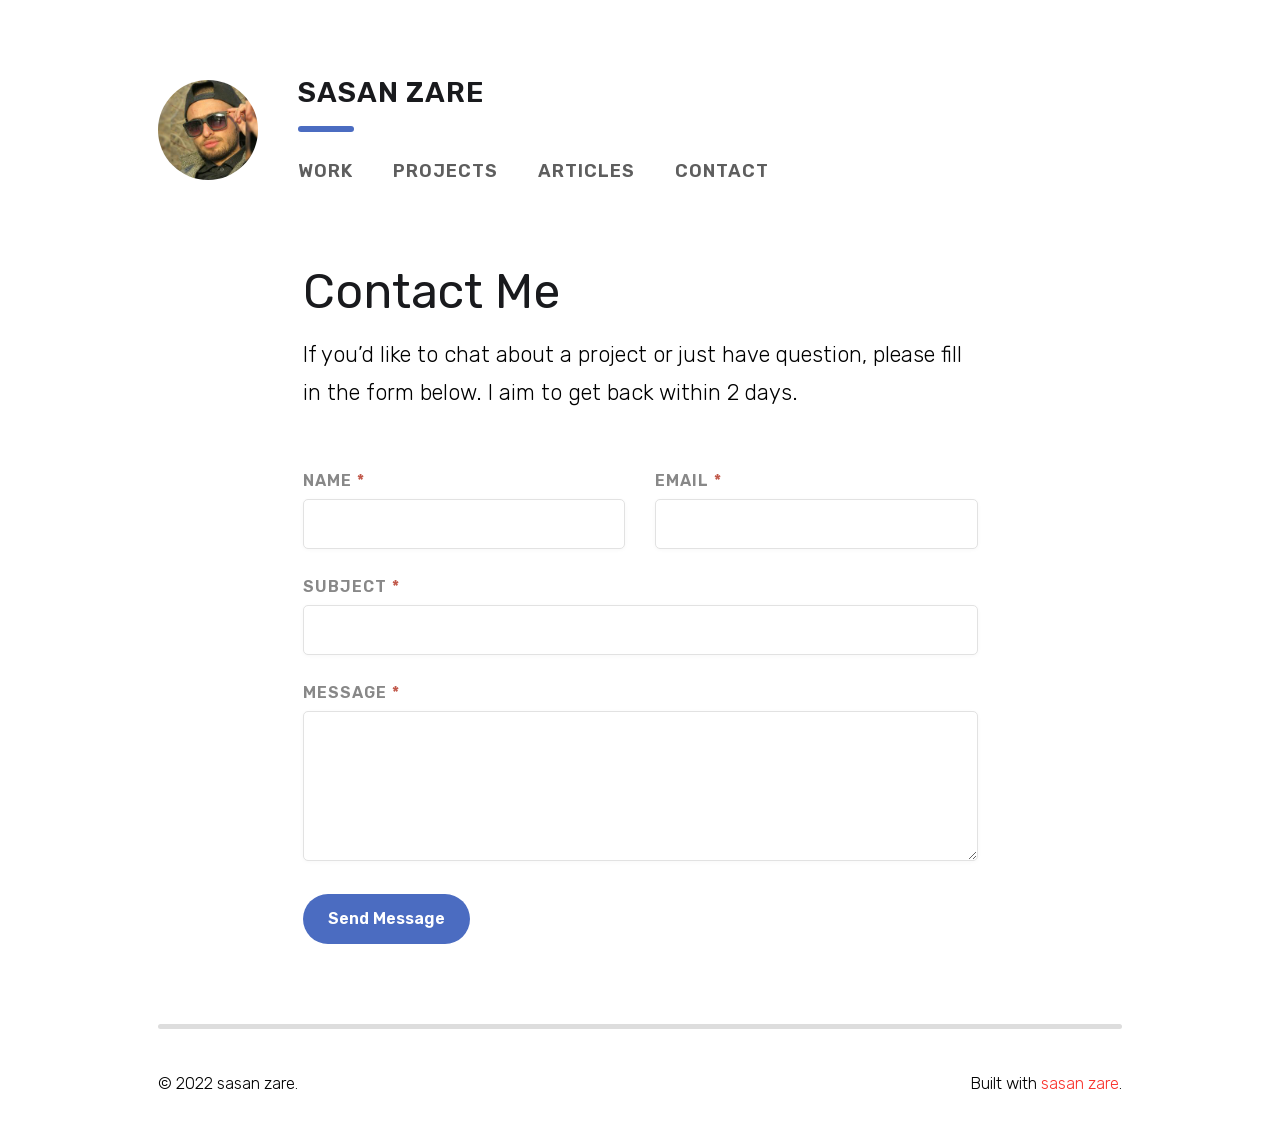
<file: public/contact.html>
<!doctype html>
<html lang="en">

<head>
  <meta charset="utf-8">
  <meta name="viewport" content="width=device-width, initial-scale=1, viewport-fit=cover">
  <link href="./css/style.css" rel="stylesheet">
  <title> sasan zare</title>
</head>

<body>
    <div class="wrap">
      <header class="header">
  <div class="header__section header__section--media">
      <a class="logo" href="./index.html">
      <img width="100" height="100" src="./img/saza.jpg" alt="saza">
      </a>
  </div>

  <div class="header__section header__section--menu">
      <a class="logo" href="./index.html">
          <span class="logo__text">
              sasan zare
          </span>
      </a>

      <nav class="menu">
          <a class="menu__item " href="./work.html">
              Work
          </a>
          <a class="menu__item "
              href="./projects.html">
              Projects
          </a>
          <a class="menu__item "
              href="./articles.html">
              Articles
          </a>
          <a class="menu__item "
              href="./contact.html">
              Contact
          </a>
      </nav>
  </div>
</header>



    <section class="page">
        <div class="wysiwyg">
            <h1>
                Contact Me
            </h1>

            <p class="txt-large">If you’d like to chat about a project or just have question, please fill in the form
                below. I aim to get back within 2 days.</p>
        </div>

        <div class="mt-large">

            <form id="contact-form" class="form" method="post"
                data-recaptcha-form="contact">
                <div class="form__row">
                    <div class="form__field">
                        <label for="name" class="form__label">
                            Name <span class="form__required">*</span>
                        </label>
                        <input id="name" name="name" type="text" required>
                    </div>

                    <div class="form__field">
                        <label for="email" class="form__label">
                            Email <span class="form__required">*</span>
                        </label>
                        <input id="email" name="email" type="email" required>
                    </div>
                </div>

                <div class="form__row">
                    <div class="form__field">
                        <label for="subject" class="form__label">
                            Subject <span class="form__required">*</span>
                        </label>
                        <input id="subject" name="subject" type="text" required>
                    </div>
                </div>

                <div class="form__row">
                    <div class="form__field">
                        <label for="message" class="form__label">
                            Message <span class="form__required">*</span>
                        </label>
                        <textarea id="message" name="message" required></textarea>
                    </div>
                </div>

                <div class="form__row">
                    <div class="form__field">
                        <div class="hidden">
                            <input name="subject_2" type="text">
                        </div>

                        <button class="btn">
                            Send Message
                        </button>
                    </div>
                </div>
            </form>
        </div>
    </section>

        <footer class="footer">
    <div class="footer__inner">
        <p class="footer__text">
            &copy; 2022 sasan zare.
        </p>
        <p class="footer__text">
            Built with <a class="highlight-saza" href="https://sasanzare.ir/" target="_blank">sasan zare</a>.
        </p>
    </div>
</footer>
    </div>
    </body>

</html>
</file>
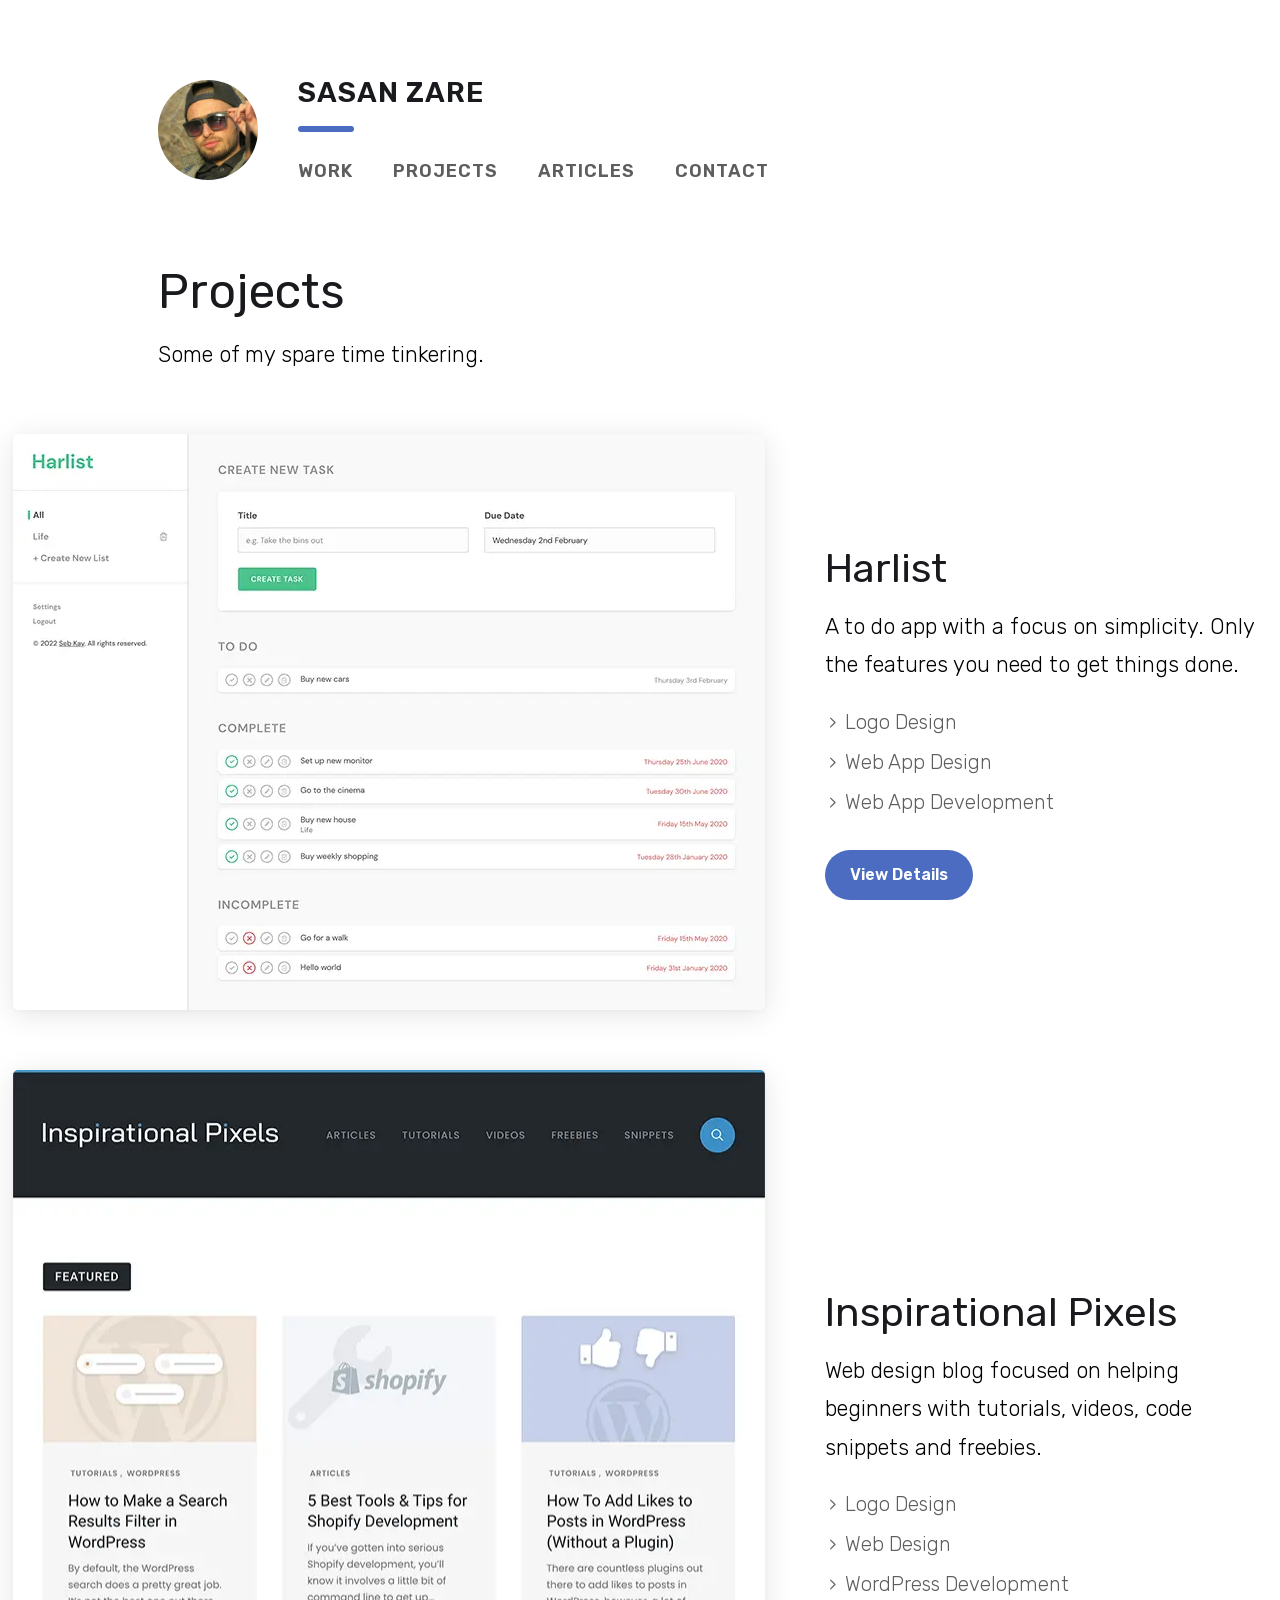
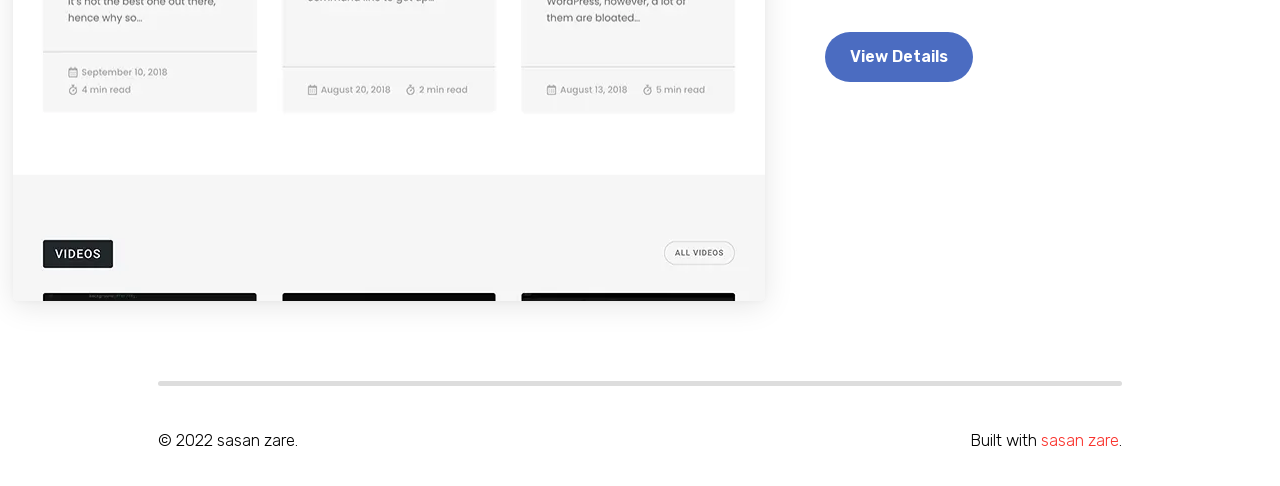
<file: public/projects.html>
<!doctype html>
<html lang="en">

<head>
  <meta charset="utf-8">
  <meta name="viewport" content="width=device-width, initial-scale=1, viewport-fit=cover">
  <link href="./css/style.css" rel="stylesheet">
  <title> sasan zare</title>
</head>

<body>
    <div class="wrap">
      <header class="header">
  <div class="header__section header__section--media">
      <a class="logo" href="./index.html">
      <img width="100" height="100" src="./img/saza.jpg" alt="saza">
      </a>
  </div>

  <div class="header__section header__section--menu">
      <a class="logo" href="./index.html">
          <span class="logo__text">
              sasan zare
          </span>
      </a>

      <nav class="menu">
          <a class="menu__item " href="./work.html">
              Work
          </a>
          <a class="menu__item "
              href="./projects.html">
              Projects
          </a>
          <a class="menu__item "
              href="./articles.html">
              Articles
          </a>
          <a class="menu__item "
              href="./contact.html">
              Contact
          </a>
      </nav>
  </div>
</header>

            <div class="mb-large">
        <h1 class="mb-tiny">
            Projects
        </h1>
                    <p class="txt-large">
                Some of my spare time tinkering.
            </p>
            </div>

    <section class="page-wide">
                                    <div class="project-preview">
                    <figure class="project-preview__media">
                        <a href="#">
                            <img src="./img/app.harlist.io_vvgqlv.webp"

                                alt="Screenshot of Harlist">
                        </a>
                    </figure>

                    <div class="project-preview__content">
                        <h2 class="project-preview__title">
                            <a href="#">
                                Harlist
                            </a>
                        </h2>

                        <p class="project-preview__desc">
                            A to do app with a focus on simplicity. Only the features you need to get things done.
                        </p>

                                                    <div class="project-preview__meta">
                                <ul class="list list--regular">
                                                                            <li class="list__item">
                                            Logo Design
                                        </li>
                                                                            <li class="list__item">
                                            Web App Design
                                        </li>
                                                                            <li class="list__item">
                                            Web App Development
                                        </li>
                                                                    </ul>
                            </div>

                        <div class="project-preview__action">
                            <a href="#" class="btn">
                                View Details
                            </a>
                        </div>
                    </div>
                </div>
                            <div class="project-preview">
                    <figure class="project-preview__media">
                        <a href="#">
                            <img src="./img/inspirationalpixels.com_aw325y.webp"
                              alt="Screenshot of Inspirational Pixels">
                        </a>
                    </figure>

                    <div class="project-preview__content">
                        <h2 class="project-preview__title">
                            <a href="#">
                                Inspirational Pixels
                            </a>
                        </h2>

                        <p class="project-preview__desc">
                            Web design blog focused on helping beginners with tutorials, videos, code snippets and freebies.
                        </p>

                                                    <div class="project-preview__meta">
                                <ul class="list list--regular">
                                                                            <li class="list__item">
                                            Logo Design
                                        </li>
                                                                            <li class="list__item">
                                            Web Design
                                        </li>
                                                                            <li class="list__item">
                                            WordPress Development
                                        </li>
                                                                    </ul>
                            </div>

                        <div class="project-preview__action">
                            <a href="#" class="btn">
                                View Details
                            </a>
                        </div>
                    </div>
                </div>
                        </section>

                        <footer class="footer">
                    <div class="footer__inner">
                        <p class="footer__text">
                            &copy; 2022 sasan zare.
                        </p>
                        <p class="footer__text">
                            Built with <a class="highlight-saza" href="https://sasanzare.ir/" target="_blank">sasan zare</a>.
                        </p>
                    </div>
                </footer>
                    </div>

                 
    </body>

</html>
</file>
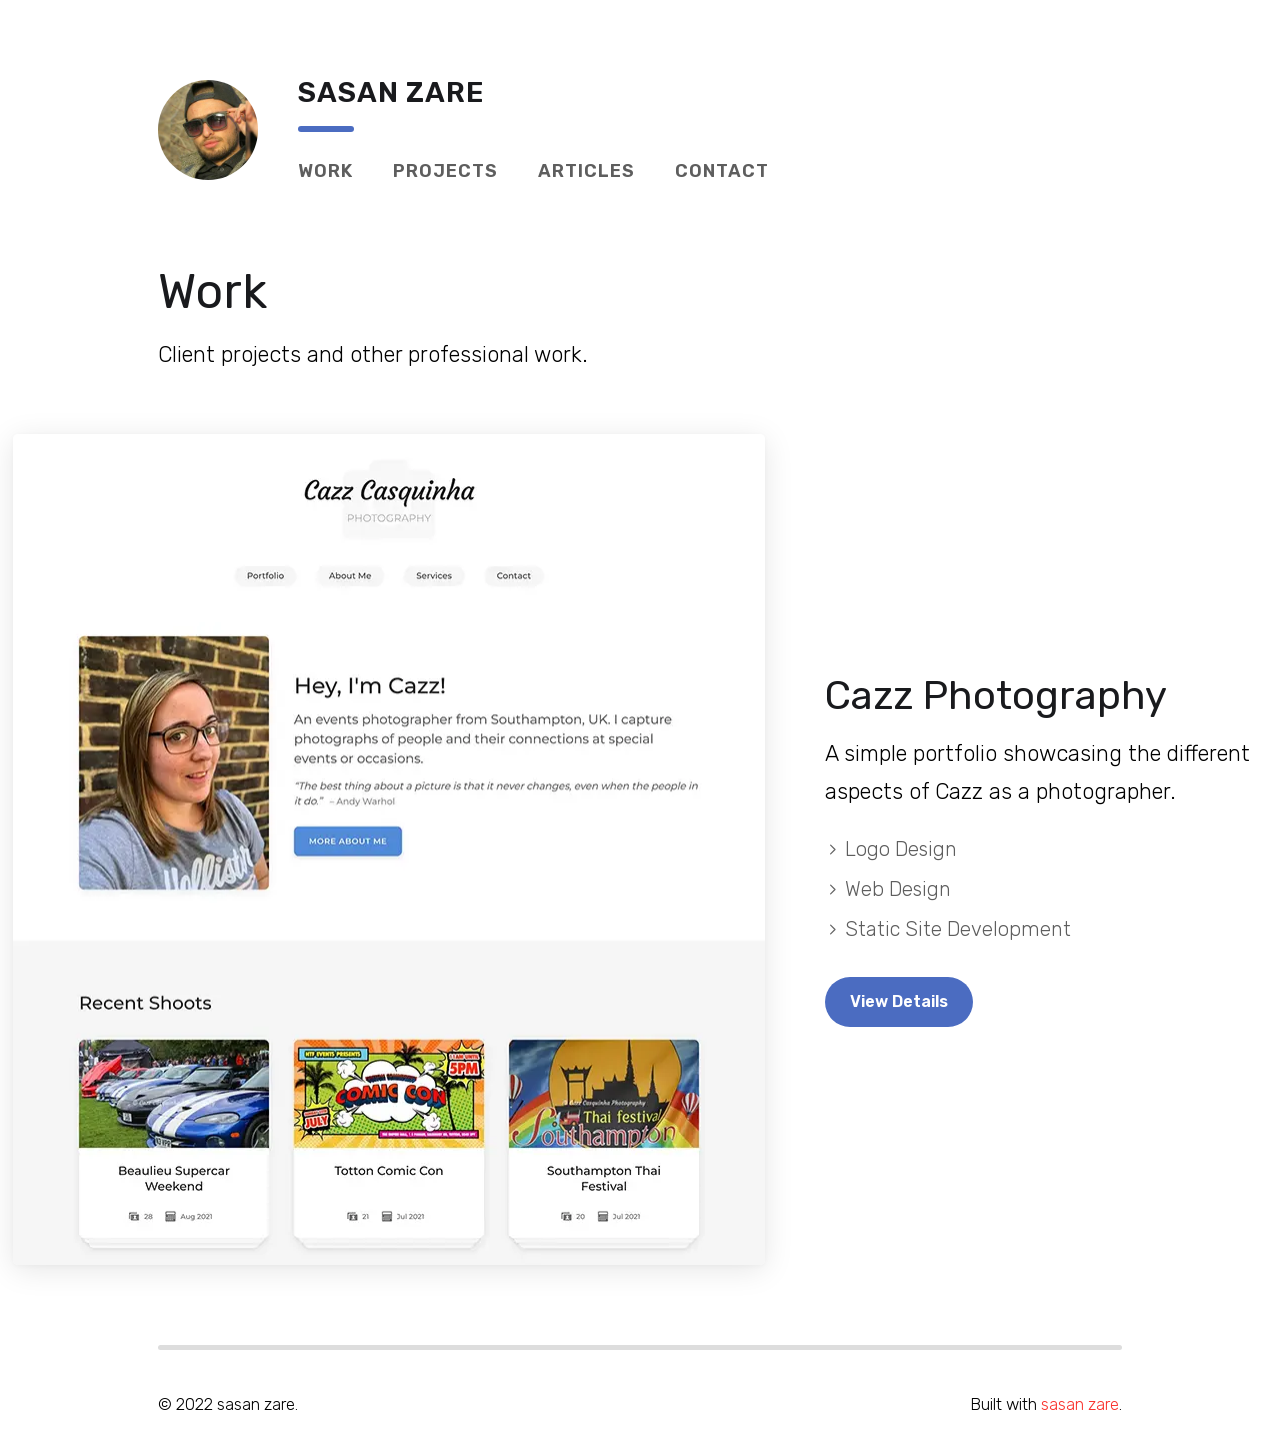
<file: public/work.html>
<!doctype html>
<html lang="en">

<head>
  <meta charset="utf-8">
  <meta name="viewport" content="width=device-width, initial-scale=1, viewport-fit=cover">
  <link href="./css/style.css" rel="stylesheet">
  <title> sasan zare</title>
</head>

<body>
    <div class="wrap">
      <header class="header">
  <div class="header__section header__section--media">
      <a class="logo" href="./index.html">
      <img width="100" height="100" src="./img/saza.jpg" alt="saza">
      </a>
  </div>

  <div class="header__section header__section--menu">
      <a class="logo" href="./index.html">
          <span class="logo__text">
              sasan zare
          </span>
      </a>

      <nav class="menu">
          <a class="menu__item " href="./work.html">
              Work
          </a>
          <a class="menu__item "
              href="./projects.html">
              Projects
          </a>
          <a class="menu__item "
              href="./articles.html">
              Articles
          </a>
          <a class="menu__item "
              href="./contact.html">
              Contact
          </a>
      </nav>
  </div>
</header>
            <div class="mb-large">
        <h1 class="mb-tiny">
            Work
        </h1>
                    <p class="txt-large">
                Client projects and other professional work.
            </p>
            </div>

    <section class="page-wide">
                                    <div class="project-preview">
                    <figure class="project-preview__media">
                        <a href="#">
                            <img src="./img/cazzphotography.co.uk_botmqy.webp"
                                alt="Screenshot of Cazz Photography">
                        </a>
                    </figure>

                    <div class="project-preview__content">
                        <h2 class="project-preview__title">
                            <a href="#">
                                Cazz Photography
                            </a>
                        </h2>

                        <p class="project-preview__desc">
                            A simple portfolio showcasing the different aspects of Cazz as a photographer.
                        </p>

                                                    <div class="project-preview__meta">
                                <ul class="list list--regular">
                                                                            <li class="list__item">
                                            Logo Design
                                        </li>
                                                                            <li class="list__item">
                                            Web Design
                                        </li>
                                                                            <li class="list__item">
                                            Static Site Development
                                        </li>
                                                                    </ul>
                            </div>

                        <div class="project-preview__action">
                            <a href="#" class="btn">
                                View Details
                            </a>
                        </div>
                    </div>
                </div>
                        </section>


          <footer class="footer">
      <div class="footer__inner">
          <p class="footer__text">
              &copy; 2022 sasan zare.
          </p>
          <p class="footer__text">
              Built with <a class="highlight-saza" href="https://sasanzare.ir/" target="_blank">sasan zare</a>.
          </p>
      </div>
  </footer>
      </div>
    </body>

</html>
</file>
<file: public/css/style.css>
pre code.hljs{display:block;overflow-x:auto;padding:1em}code.hljs{padding:3px 5px}.hljs{background:#282c34;color:#abb2bf}.hljs-comment,.hljs-quote{color:#5c6370;font-style:italic}.hljs-doctag,.hljs-formula,.hljs-keyword{color:#c678dd}.hljs-deletion,.hljs-name,.hljs-section,.hljs-selector-tag,.hljs-subst{color:#e06c75}.hljs-literal{color:#56b6c2}.hljs-addition,.hljs-attribute,.hljs-meta .hljs-string,.hljs-regexp,.hljs-string{color:#98c379}.hljs-attr,.hljs-number,.hljs-selector-attr,.hljs-selector-class,.hljs-selector-pseudo,.hljs-template-variable,.hljs-type,.hljs-variable{color:#d19a66}.hljs-bullet,.hljs-link,.hljs-meta,.hljs-selector-id,.hljs-symbol,.hljs-title{color:#61aeee}.hljs-built_in,.hljs-class .hljs-title,.hljs-title.class_{color:#e6c07b}.hljs-emphasis{font-style:italic}.hljs-strong{font-weight:700}.hljs-link{text-decoration:underline}*,:after,:before{-webkit-text-size-adjust:none;-webkit-font-smoothing:antialiased;-moz-osx-font-smoothing:grayscale;border:0;box-sizing:border-box;font-size:100%;line-height:100%;margin:0;outline:0;padding:0;text-rendering:optimizeLegibility}@media screen and (min-width:769px){.mt-tiny{margin-top:15px}.mb-tiny{margin-bottom:15px}.pt-tiny{padding-top:15px}.pb-tiny{padding-bottom:15px}.mt-small,.post-preview__action,.post-preview__excerpt{margin-top:30px}.mb-small{margin-bottom:30px}.pt-small{padding-top:30px}.pb-small{padding-bottom:30px}.mt-medium{margin-top:40px}.footer:before,.mb-medium{margin-bottom:40px}.pt-medium{padding-top:40px}.pb-medium{padding-bottom:40px}.footer:before,.mt-large,.wysiwyg hr,hr{margin-top:60px}.mb-large,.post-preview:before,.post-preview:not(:last-child),.project-preview:not(:last-child),.wysiwyg hr,hr{margin-bottom:60px}.pt-large{padding-top:60px}.pb-large{padding-bottom:60px}.mt-huge{margin-top:100px}.mb-huge{margin-bottom:100px}.pt-huge{padding-top:100px}.pb-huge{padding-bottom:100px}}@media screen and (max-width:768px){.mt-tiny{margin-top:10px}.mb-tiny{margin-bottom:10px}.pt-tiny{padding-top:10px}.pb-tiny{padding-bottom:10px}.mt-small,.post-preview__action,.post-preview__excerpt{margin-top:15px}.mb-small{margin-bottom:15px}.pt-small{padding-top:15px}.pb-small{padding-bottom:15px}.mt-medium{margin-top:25px}.footer:before,.mb-medium{margin-bottom:25px}.pt-medium{padding-top:25px}.pb-medium{padding-bottom:25px}.footer:before,.mt-large,.wysiwyg hr,hr{margin-top:40px}.mb-large,.post-preview:before,.post-preview:not(:last-child),.project-preview:not(:last-child),.wysiwyg hr,hr{margin-bottom:40px}.pt-large{padding-top:40px}.pb-large{padding-bottom:40px}.mt-huge{margin-top:75px}.mb-huge{margin-bottom:75px}.pt-huge{padding-top:75px}.pb-huge{padding-bottom:75px}}body{background-color:#fff}img,picture{height:auto;max-width:100%}hr{background:#e2e2e2;height:1px}.wrap{max-width:1024px;padding:80px 30px 30px;width:100%}.page,.wrap{margin-left:auto;margin-right:auto}.page{max-width:675px}.page-wide{left:50%;position:relative;transform:translateX(-50%);width:calc(100% + 290px)}.hidden{display:none}div.code{white-space:pre}.highlight-saza{color:#f9322c}a.highlight-saza{text-decoration:underline;-webkit-text-decoration-color:transparent;text-decoration-color:transparent}@media screen and (max-width:1024px){.wrap{padding:30px}.page-wide{max-width:calc(100vw - 60px)}}@media screen and (max-width:500px){.wrap{padding:20px}.page-wide{max-width:calc(100vw - 40px)}}.form__label,.logo__text,.menu__item,.subheading,.txt-upper{font-weight:600;letter-spacing:.0625rem;text-transform:uppercase}.logo__text:after{background:#4b6cc1;border-radius:1000px;content:"";display:block;height:6px;max-width:30px;width:100%}.list__item,.post-preview__meta,.txt-fade,.wysiwyg figcaption{color:#5e5e5e}.txt-left{text-align:left}.txt-center{text-align:center}.txt-right{text-align:right}.feature-media img,.project-preview__media img,.wysiwyg figure img{border-radius:5px;box-shadow:0 1px 5px rgba(0,0,0,.03),0 5px 30px rgba(0,0,0,.1)}@media screen and (min-width:1025px){.project-preview__desc,.txt-large{font-size:22px;font-size:1.375rem}.list.list--regular .list__item,.notice__desc,.txt-regular,li,p{font-size:20px;font-size:1.25rem}.link-list__item,.list__item,.post-preview__meta,.txt-small,.wysiwyg figcaption{font-size:18px;font-size:1.125rem}.form__label,.subheading,.txt-tiny{font-size:16px;font-size:1rem}.txt-mini{font-size:14px;font-size:.875rem}}@media screen and (max-width:1024px){.project-preview__desc,.txt-large{font-size:18px;font-size:1.125rem}.list.list--regular .list__item,.notice__desc,.txt-regular,li,p{font-size:16px;font-size:1rem}.link-list__item,.list__item,.post-preview__meta,.txt-small,.wysiwyg figcaption{font-size:14px;font-size:.875rem}.form__label,.subheading,.txt-tiny{font-size:12px;font-size:.75rem}.txt-mini{font-size:10px;font-size:.625rem}}@font-face{font-display:swap;font-family:Rubik;font-style:normal;font-weight:300;src:url(../fonts/rubik-light.woff2) format("woff2")}@font-face{font-display:swap;font-family:Rubik;font-style:normal;font-weight:400;src:url(../fonts/rubik.woff2) format("woff2")}@font-face{font-display:swap;font-family:Rubik;font-style:normal;font-weight:600;src:url(../fonts/rubik-semi-bold.woff2) format("woff2")}@font-face{font-display:swap;font-family:IBM Plex Mono;font-style:normal;font-weight:400;src:url(../fonts/ibm-plex-mono.woff2) format("woff2")}body{font-family:Rubik,sans-serif;font-size:16px;font-weight:300}h1,h2,h3,h4,h5,h6{font-weight:400;line-height:120%}h1,h1 a,h2,h2 a,h3,h3 a,h4,h4 a,h5,h5 a,h6,h6 a{color:#191a1d}li,p{line-height:175%}a{color:#4b6cc1;text-decoration:underline;-webkit-text-decoration-color:transparent;text-decoration-color:transparent}strong{font-weight:600}code{background-color:#282c34;border-radius:5px;color:#fff;font-family:IBM Plex Mono,monospace;font-size:13px;font-size:.8125rem;padding:4px 7px}.txt-error{color:#c1594b}@media screen and (min-width:1025px){h1{font-size:48px;font-size:3rem}h2{font-size:40px;font-size:2.5rem}h3{font-size:32px;font-size:2rem}h4{font-size:26px;font-size:1.625rem}h5{font-size:20px;font-size:1.25rem}h6{font-size:16px;font-size:1rem}}@media screen and (max-width:1024px) and (min-width:501px){h1{font-size:42px;font-size:2.625rem}h2{font-size:34px;font-size:2.125rem}h3{font-size:28px;font-size:1.75rem}h4{font-size:22px;font-size:1.375rem}h5{font-size:18px;font-size:1.125rem}h6{font-size:14px;font-size:.875rem}}@media screen and (max-width:500px){h1{font-size:36px;font-size:2.25rem}h2{font-size:28px;font-size:1.75rem}h3{font-size:24px;font-size:1.5rem}h4{font-size:18px;font-size:1.125rem}h5{font-size:16px;font-size:1rem}h6{font-size:14px;font-size:.875rem}}input,select,textarea{border:1px solid #e2e2e2;border-radius:5px;box-shadow:0 1px 4px rgba(0,0,0,.03);font-family:Rubik,sans-serif;font-weight:300;width:100%}input,textarea{-webkit-appearance:text;-moz-appearance:text;appearance:text;width:100%}textarea{line-height:150%;min-height:150px;resize:vertical}select{-webkit-appearance:none;-moz-appearance:none;appearance:none;background:url(../img/icons/caret-down.svg) right 15px center/15px no-repeat}input[type=checkbox],input[type=radio]{height:25px;width:25px}button{cursor:pointer}@media screen and (min-width:501px){input,select,textarea{font-size:16px;font-size:1rem;padding:15px}input,select{height:50px}select{padding-right:45px}}@media screen and (max-width:500px){input,select,textarea{font-size:14px;font-size:.875rem;padding:10px}input,select{height:40px}select{padding-right:35px}}table{border-collapse:separate;border-spacing:0;text-align:left;width:100%}td,th{line-height:180%;padding:15px}td:first-child,th:first-child{padding-left:0}td:last-child,th:last-child{padding-right:0}th{border-bottom:2px solid #ddd;font-weight:600}td{border-bottom:1px solid #ddd}.grid{display:grid;gap:60px;grid-template-columns:repeat(12,minmax(0,1fr))}.grid__column.grid__column--1{grid-column:auto/span 1}.grid__column.grid__column--2{grid-column:auto/span 2}.grid__column.grid__column--3{grid-column:auto/span 3}.grid__column.grid__column--4{grid-column:auto/span 4}.grid__column.grid__column--5{grid-column:auto/span 5}.grid__column.grid__column--6{grid-column:auto/span 6}.grid__column.grid__column--7{grid-column:auto/span 7}.grid__column.grid__column--8{grid-column:auto/span 8}.grid__column.grid__column--9{grid-column:auto/span 9}.grid__column.grid__column--10{grid-column:auto/span 10}.grid__column.grid__column--11{grid-column:auto/span 11}@media screen and (max-width:768px){.grid--tb2-12{gap:40px;grid-template-columns:repeat(1,minmax(0,1fr))}.grid--tb2-12 .grid__column{grid-column:auto/span 1}}.form__label,.subheading{color:#888}.form__row{display:flex}.form__field{flex-basis:0;flex-grow:1}.form__label{display:block;padding-bottom:10px}.form__label--inline{align-items:center;display:flex;font-weight:400;letter-spacing:0;text-transform:none}.form__label--inline input{align-self:flex-start;margin-right:15px}.form__required{color:#c1594b}.form__field--editor textarea{min-height:499px}.form__note{color:#5e5e5e;font-size:12px;font-size:.75rem;padding-top:10px}@media screen and (min-width:501px){.form__row:not(:last-child){margin-bottom:30px}.form__field:not(:last-child){margin-right:30px}}@media screen and (max-width:500px){.form__row{flex-direction:column}.form__field:not(:last-child),.form__row:not(:last-child){margin-bottom:20px}}.logo{align-items:center;display:inline-flex}.logo__text{color:#191a1d;display:inline-block;font-size:28px;font-size:1.75rem;line-height:70%}.logo__text:after{margin-top:12.337555519%;max-width:30%}@media screen and (max-width:768px){.logo__text{font-size:24px;font-size:1.5rem}}@media screen and (min-width:671px){.logo{-moz-column-gap:40px;column-gap:40px}}@media screen and (max-width:670px){.logo{-moz-column-gap:20px;column-gap:20px}}.btn{background:#4b6cc1;border:none;border-radius:1000px;color:#fff;cursor:pointer;display:inline-block;font-family:Rubik,sans-serif;font-weight:600;text-align:center}@media screen and (min-width:501px){.btn{font-size:16px;font-size:1rem;padding:17px 25px}.btn.btn--large{font-size:20px;font-size:1.25rem;padding:19px 29px}}@media screen and (max-width:500px){.btn{font-size:14px;font-size:.875rem;padding:13px 20px}.btn.btn--large{font-size:16px;font-size:1rem;padding:17px 25px}}.feature-media{left:50%;position:relative;transform:translateX(-50%);width:calc(100% + 290px)}.feature-media img{display:block;margin:0 auto;max-width:752px;width:100%}@media screen and (max-width:1024px){.feature-media{max-width:calc(100vw - 60px)}}@media screen and (max-width:500px){.feature-media{max-width:calc(100vw - 40px)}}.tag{border:1px solid #4b6cc1;border-radius:5px;color:#4b6cc1;display:inline-block;font-weight:400;line-height:100%;padding:7px 10px 5px;text-decoration:none}@media screen and (min-width:501px){.tag{font-size:16px;font-size:1rem}}@media screen and (max-width:500px){.tag{font-size:14px;font-size:.875rem}}.wysiwyg>*+*{margin-top:30px}.wysiwyg>h1+*,.wysiwyg>h2+*,.wysiwyg>h3+*,.wysiwyg>h4+*,.wysiwyg>h5+*,.wysiwyg>h6+*{margin-top:15px}.wysiwyg li{margin-left:50px}.wysiwyg li+li{margin-top:15px}.wysiwyg figure img{display:block;width:100%}.wysiwyg figcaption{display:block;font-style:italic;margin-top:25px;text-align:center}.wysiwyg img{border-radius:5px}.menu{display:flex;flex-wrap:wrap}.menu__item{color:#5e5e5e;font-size:18px;font-size:1.125rem;margin-top:3.640776699%}.menu__item.active,.menu__item:focus{color:#4b6cc1}@media screen and (min-width:501px){.menu{gap:4.854368932%}}@media screen and (max-width:500px){.menu{gap:5.3333333333%}.menu__item{font-size:14px;font-size:.875rem}}.header{-moz-column-gap:4.1493775934%;column-gap:4.1493775934%;display:flex}.header__section--media{flex-shrink:0}.header__section--media img{border-radius:1000px;display:block;width:100px}.header__section--menu{align-self:center;width:100%}@media screen and (min-width:1025px){.header{margin-bottom:80px}}@media screen and (max-width:1024px){.header{margin-bottom:50px}}@media screen and (min-width:671px){.header__section--media .logo__text{display:none}}@media screen and (max-width:670px){.header{flex-direction:column;margin-bottom:30px}.header__section--menu .logo{display:none}}.footer:before{background:#ddd;border-radius:1000px;content:"";display:block;height:5px;width:100%}.footer__inner{-moz-column-gap:30px;column-gap:30px;display:flex;flex-wrap:wrap;justify-content:space-between;row-gap:5px}@media screen and (min-width:1025px){.footer{margin-top:80px}}@media screen and (max-width:1024px){.footer{margin-top:50px}}@media screen and (min-width:501px){.footer__text{font-size:17px;font-size:1.0625rem}}@media screen and (max-width:500px){.footer{margin-top:40px}.footer__text{font-size:15px;font-size:.9375rem}}.project-preview{display:flex}.project-preview__media img{display:block;width:100%}@media screen and (min-width:671px){.project-preview{align-items:center}.project-preview__media{width:60%}.project-preview__content{padding-left:60px;width:40%}.project-preview__title{margin-bottom:15px}.project-preview__desc{margin-bottom:20px}.project-preview__meta{margin-bottom:30px}}@media screen and (max-width:670px){.project-preview{flex-direction:column}.project-preview__content{padding-top:30px}.project-preview__title{margin-bottom:8px}.project-preview__desc{margin-bottom:10px}.project-preview__meta{margin-bottom:15px}}.post-preview{position:relative}.post-preview:before{background:#ddd;border-radius:1000px;content:"";display:block;height:5px;width:100%}.post-preview__meta{margin-top:15px}.post-preview__meta .tag{margin-bottom:5px}.link-list{display:flex;flex-wrap:wrap;gap:7px}.link-list__item{list-style:none}.box{background-color:#f1f8fa;border-radius:5px}@media screen and (min-width:501px){.box{padding:40px}}@media screen and (max-width:500px){.box{padding:20px}}.notice{background-color:#f1f8fa;border-left:4px solid #888;border-radius:5px;padding:20px;text-align:center;width:100%}.notice.success{border-left-color:#4b6cc1}.notice.error{border-left-color:#c1594b}.list__item{align-items:center;display:flex;list-style:none}.list__item:before{background:url(../img/icons/caret-right.svg) 0 0/15px no-repeat;content:"";height:15px;margin-right:5px;opacity:.6;width:15px}.list__item:not(:last-child){margin-bottom:5px}.list.list--inline{display:flex;flex-wrap:wrap}.list.list--inline .list__item:not(:last-child){margin-bottom:0;margin-right:30px}.list.list--inline-center{justify-content:center}.search-form{position:relative}.search-form__action{background-color:transparent;height:100%;overflow:hidden;position:absolute;right:0;text-indent:-9999px;top:0;width:50px}.search-form__action:before{background:url(../img/icons/search.svg) 50%/20px no-repeat;content:"";height:100%;opacity:.6;position:absolute;right:0;top:0;width:100%}@media screen and (min-width:501px){.search-form__field{padding-right:50px}.search-form__action{width:50px}}@media screen and (max-width:500px){.search-form__field{padding-right:40px}.search-form__action{width:40px}.search-form__action:before{background-size:16px}}pre{overflow-x:auto}pre,pre code{width:100%}pre code{display:block;line-height:200%;padding:20px}@media (-ms-high-contrast:active),not all and (hover:none),screen and (-ms-high-contrast:none){.btn:not(.btn--disabled):hover{background:none;box-shadow:inset 0 0 0 2px #4b6cc1;color:#4b6cc1;transform:scale(1.075)}.menu__item:hover,.post-preview__title a:hover,.project-preview__title a:hover{color:#4b6cc1}.project-preview__media a:hover img{transform:scale(1.05)}.link-list__item a:hover,.post-preview__action a:hover,.post-preview__meta a:hover,.wysiwyg a:hover{-webkit-text-decoration-color:#4b6cc1;text-decoration-color:#4b6cc1}.wysiwyg .txt-error a:hover,.wysiwyg a.txt-error:hover{-webkit-text-decoration-color:#c1594b;text-decoration-color:#c1594b}input:focus,input:hover,textarea:focus,textarea:hover{border-color:#888;box-shadow:0 1px 4px rgba(0,0,0,.1)}.tag:hover{border-color:#191a1d!important;color:#191a1d!important}.search-form__action:hover:before{opacity:1}a.highlight-saza:hover{-webkit-text-decoration-color:#f9322c;text-decoration-color:#f9322c}.btn:not(.btn--disabled){transition:all .35s ease}.menu__item,.post-preview__title a,.project-preview__title a{transition:color .35s ease}.project-preview__media a img{transition:transform .35s ease}.link-list__item a,.post-preview__action a,.post-preview__meta a,.wysiwyg a{transition:-webkit-text-decoration-color .35s ease;transition:text-decoration-color .35s ease;transition:text-decoration-color .35s ease,-webkit-text-decoration-color .35s ease}input,textarea{transition:box-shadow .35s ease,border-color .35s ease}.tag{transition:border-color .35s ease,color .35s ease!important}.search-form__action:before{transition:opacity .35s ease}a.highlight-saza{transition:-webkit-text-decoration-color .35s ease;transition:text-decoration-color .35s ease;transition:text-decoration-color .35s ease,-webkit-text-decoration-color .35s ease}}
</file>
